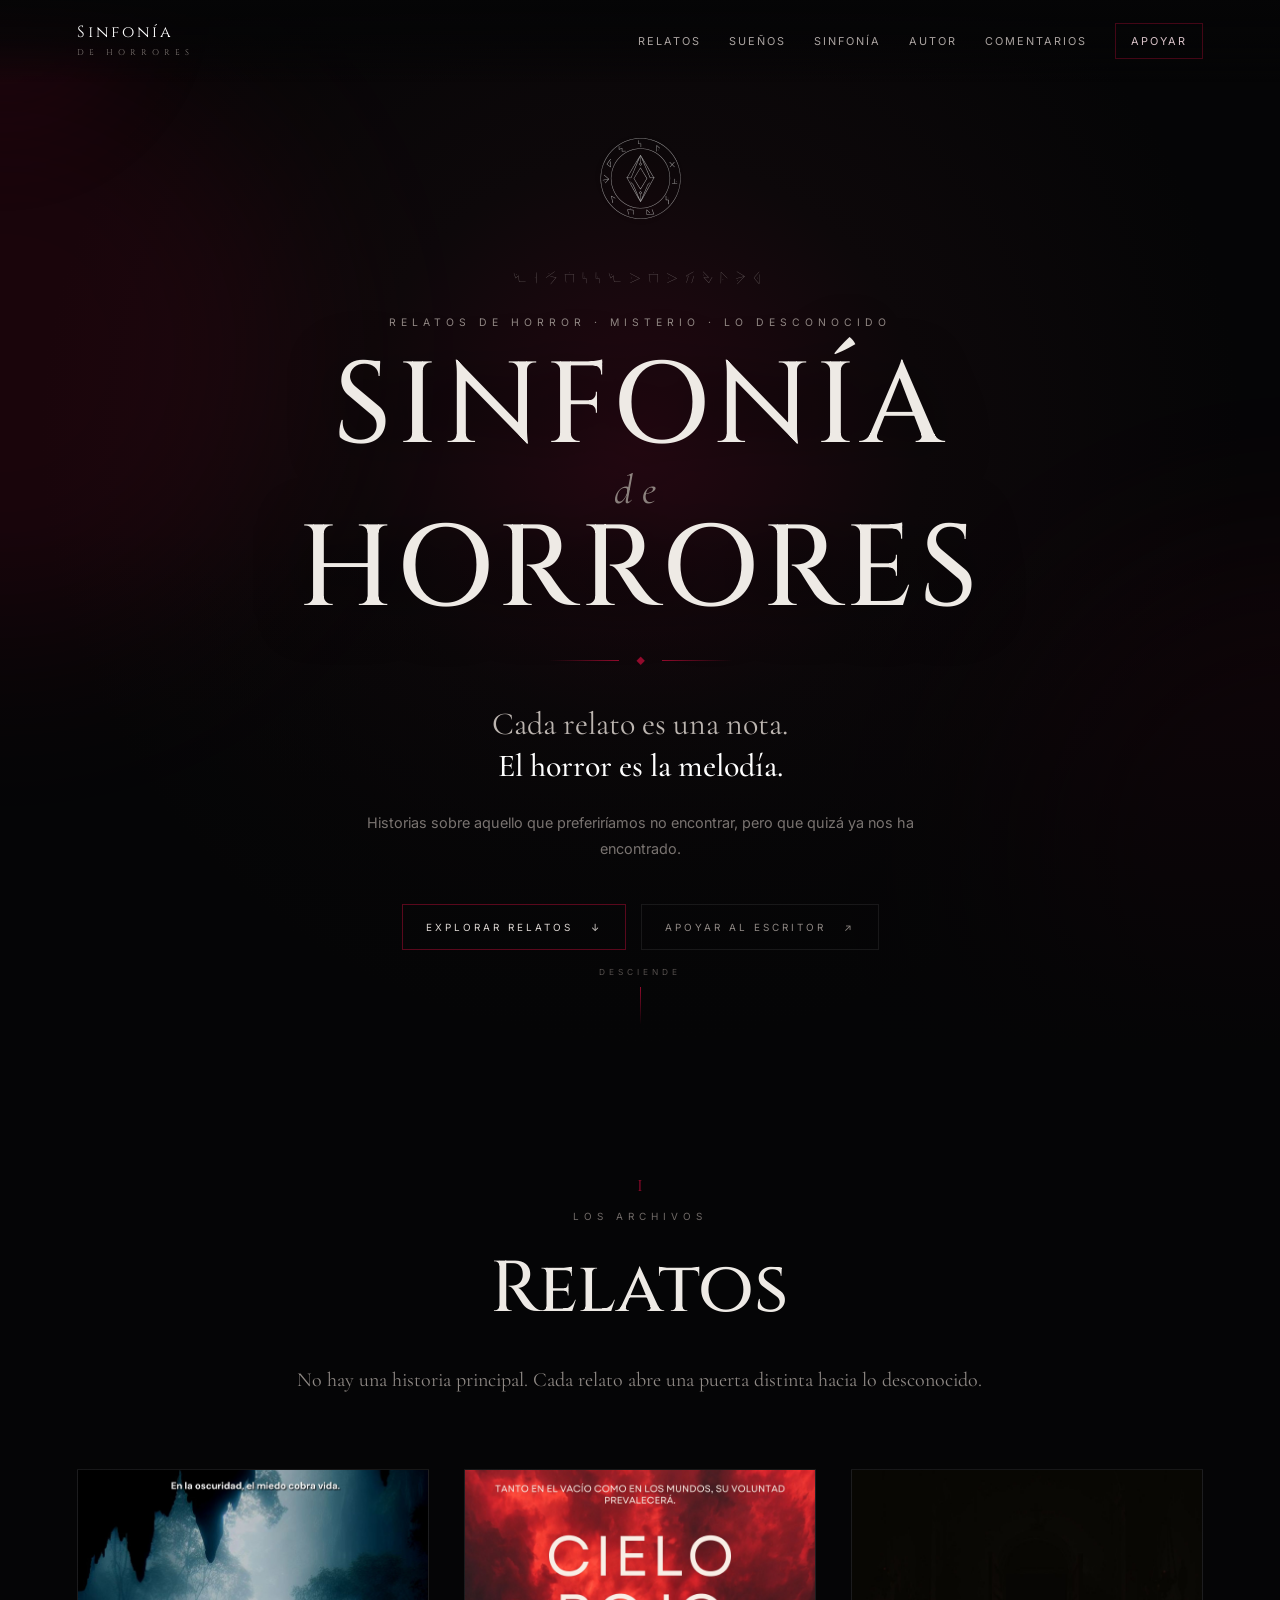
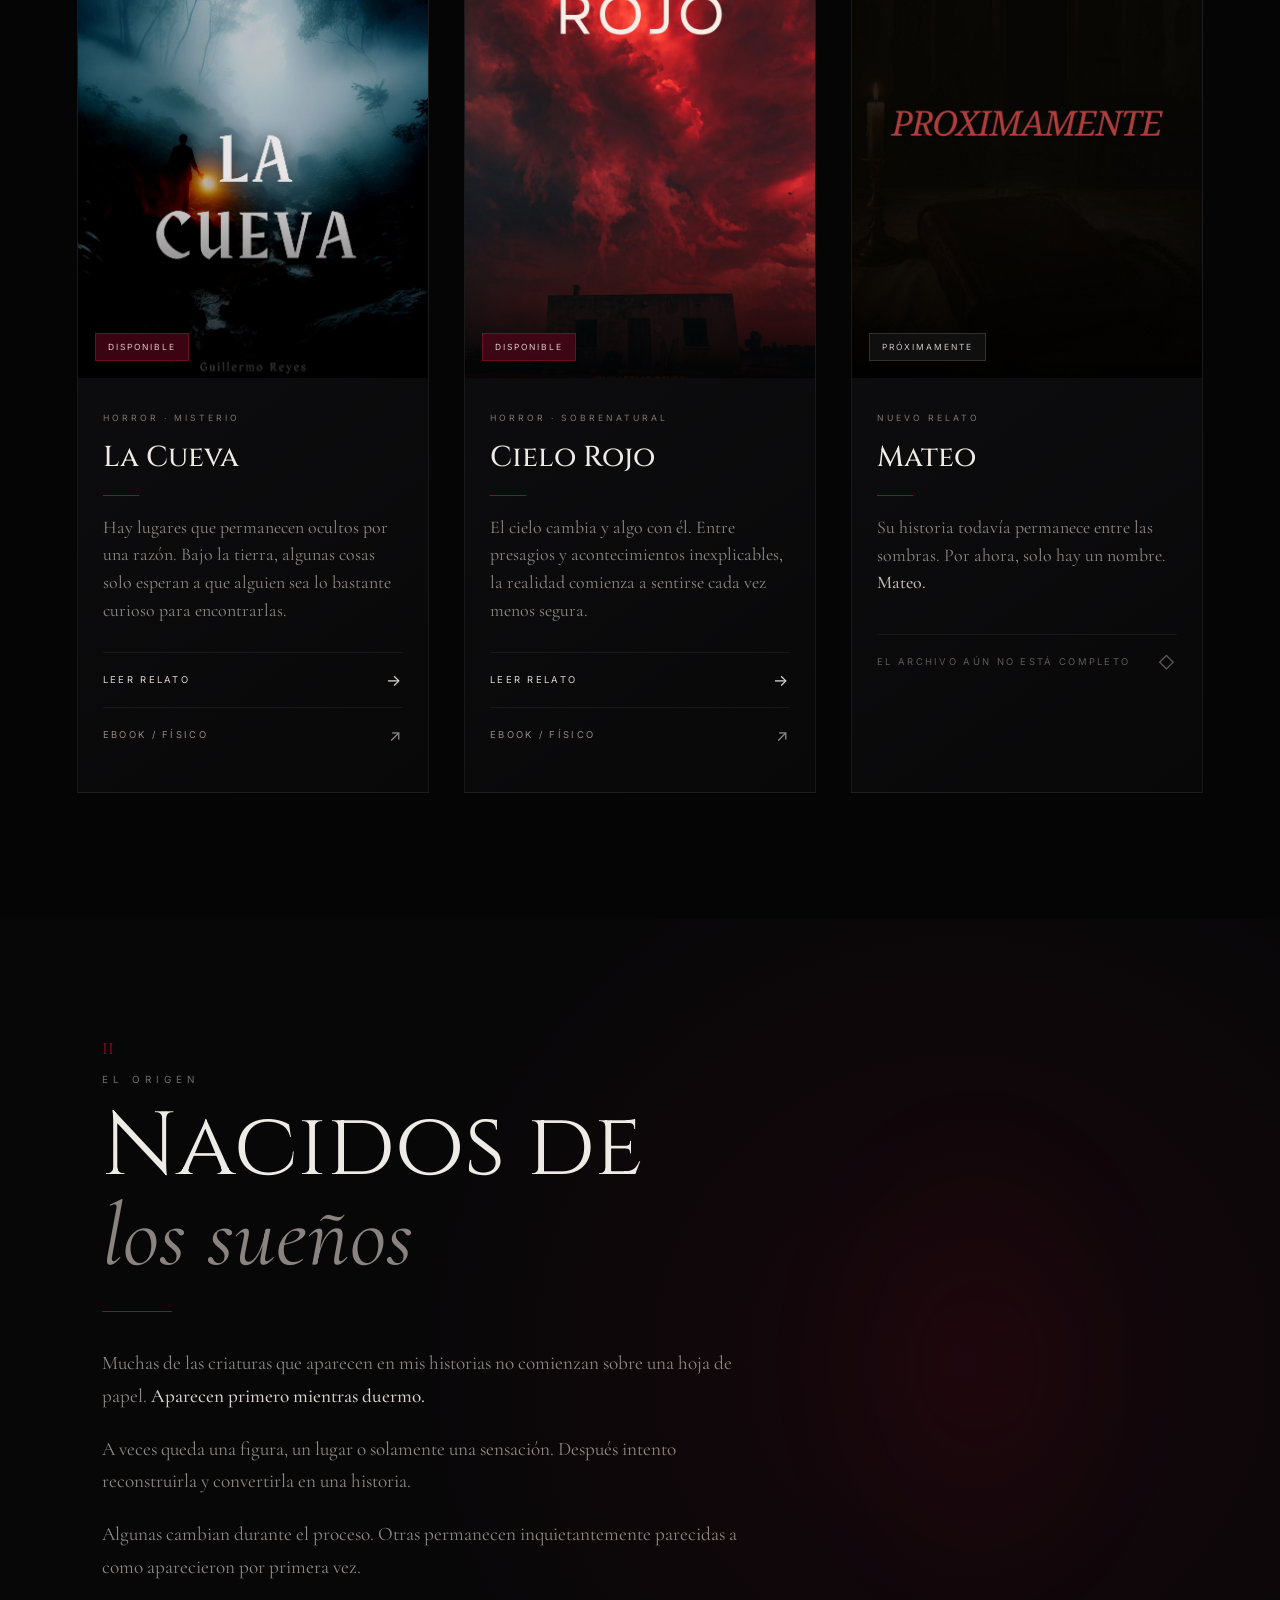
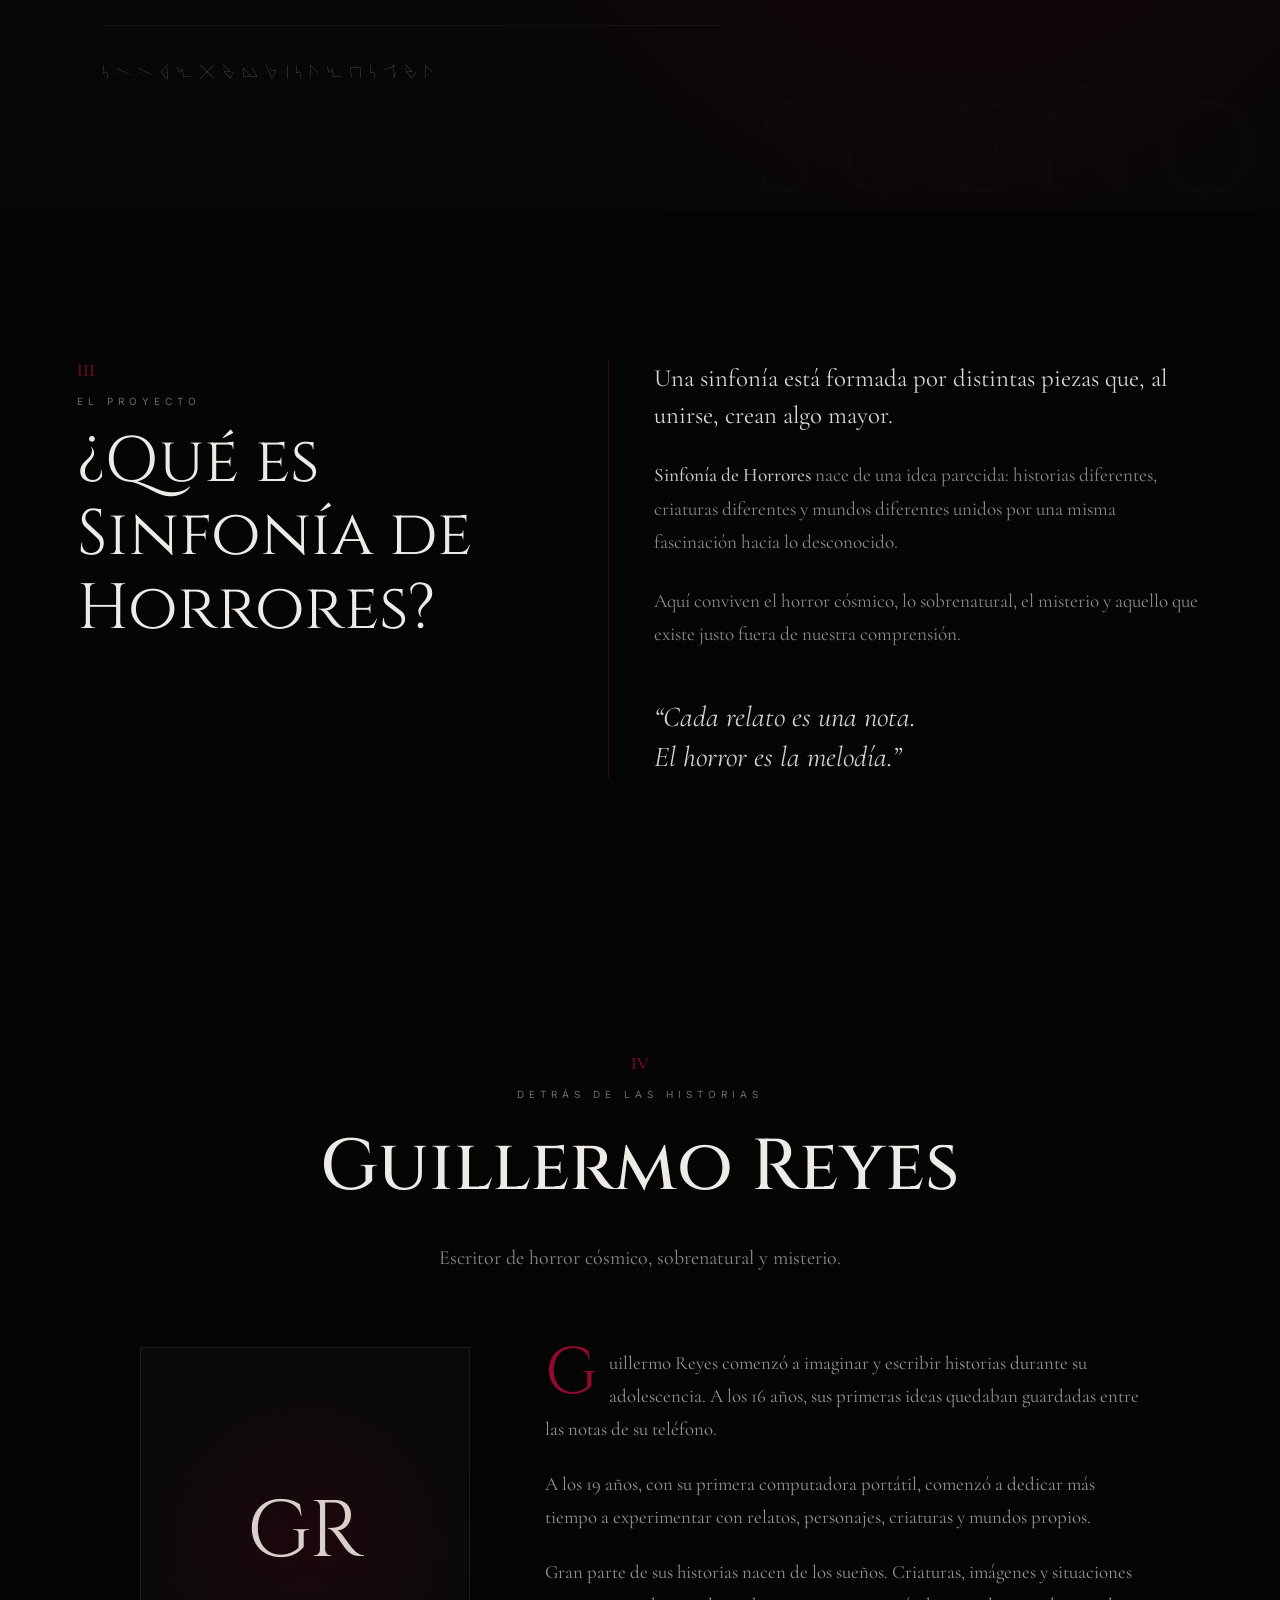
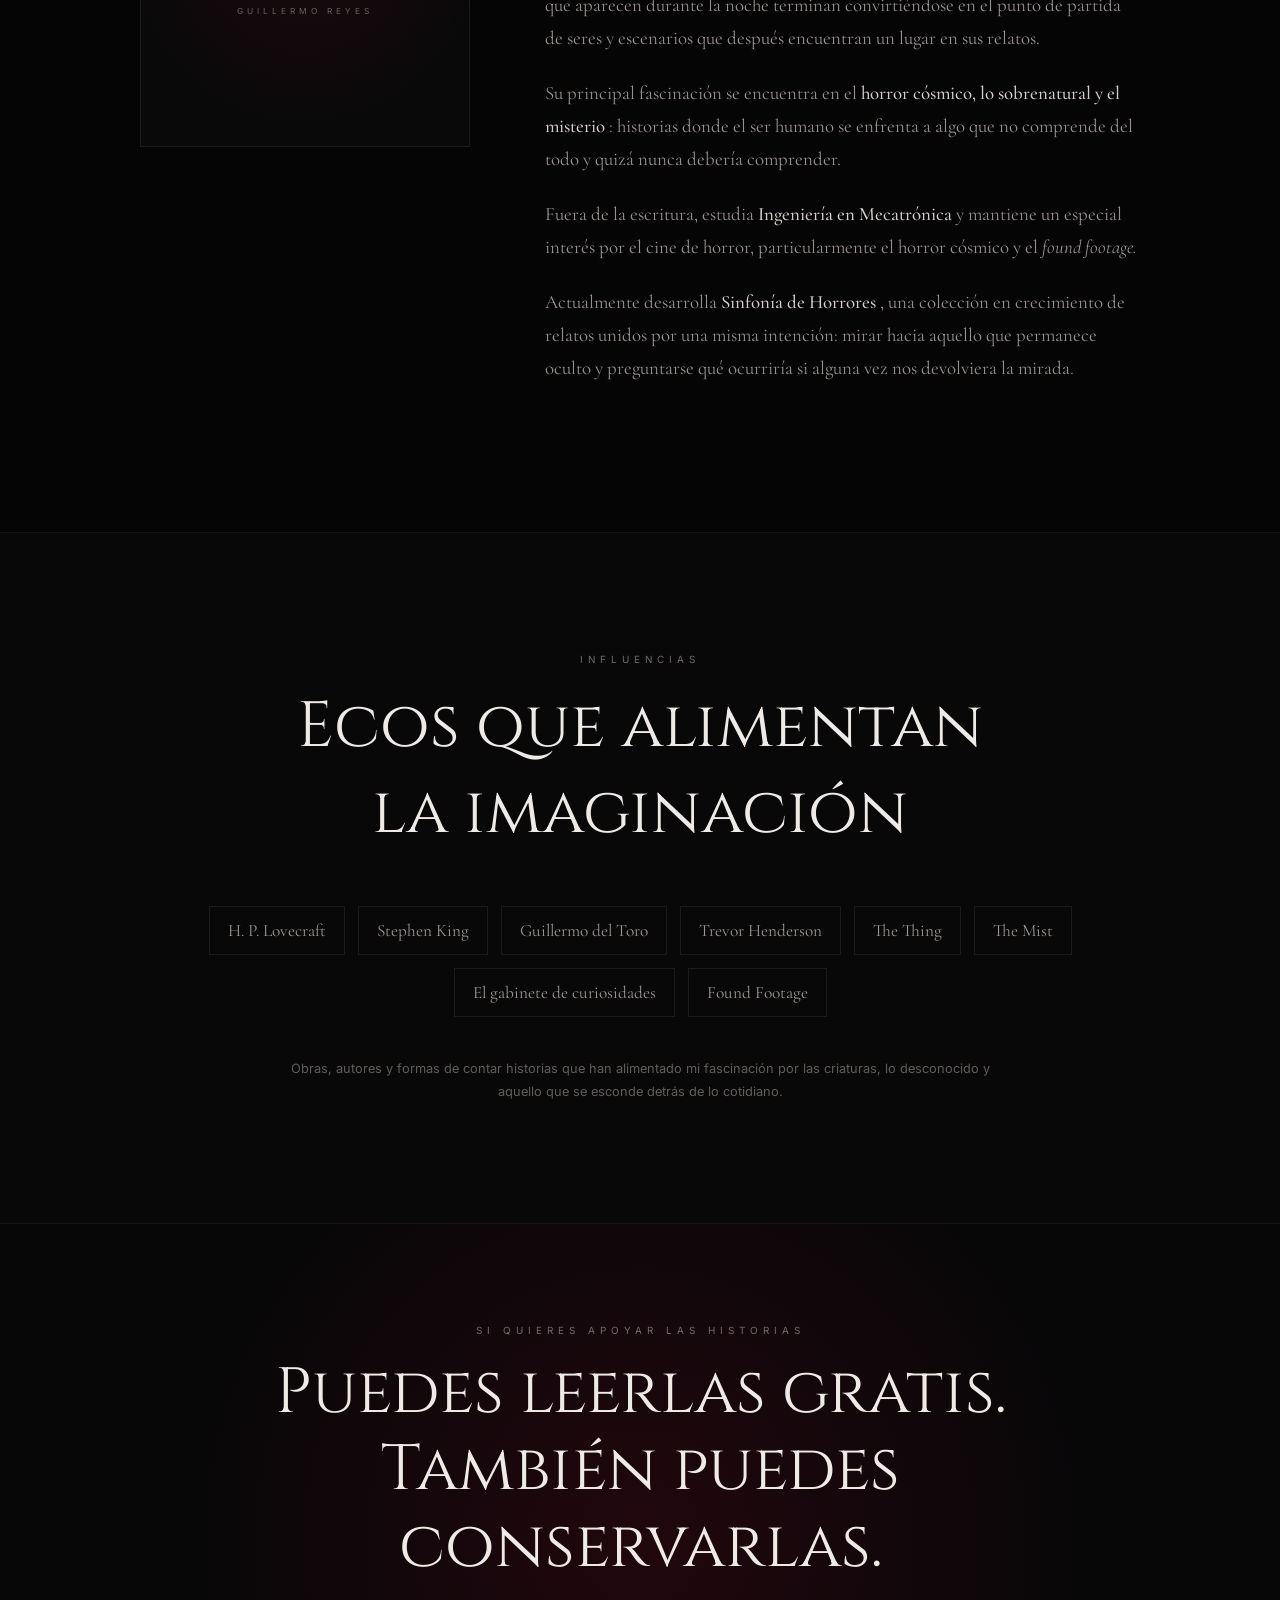
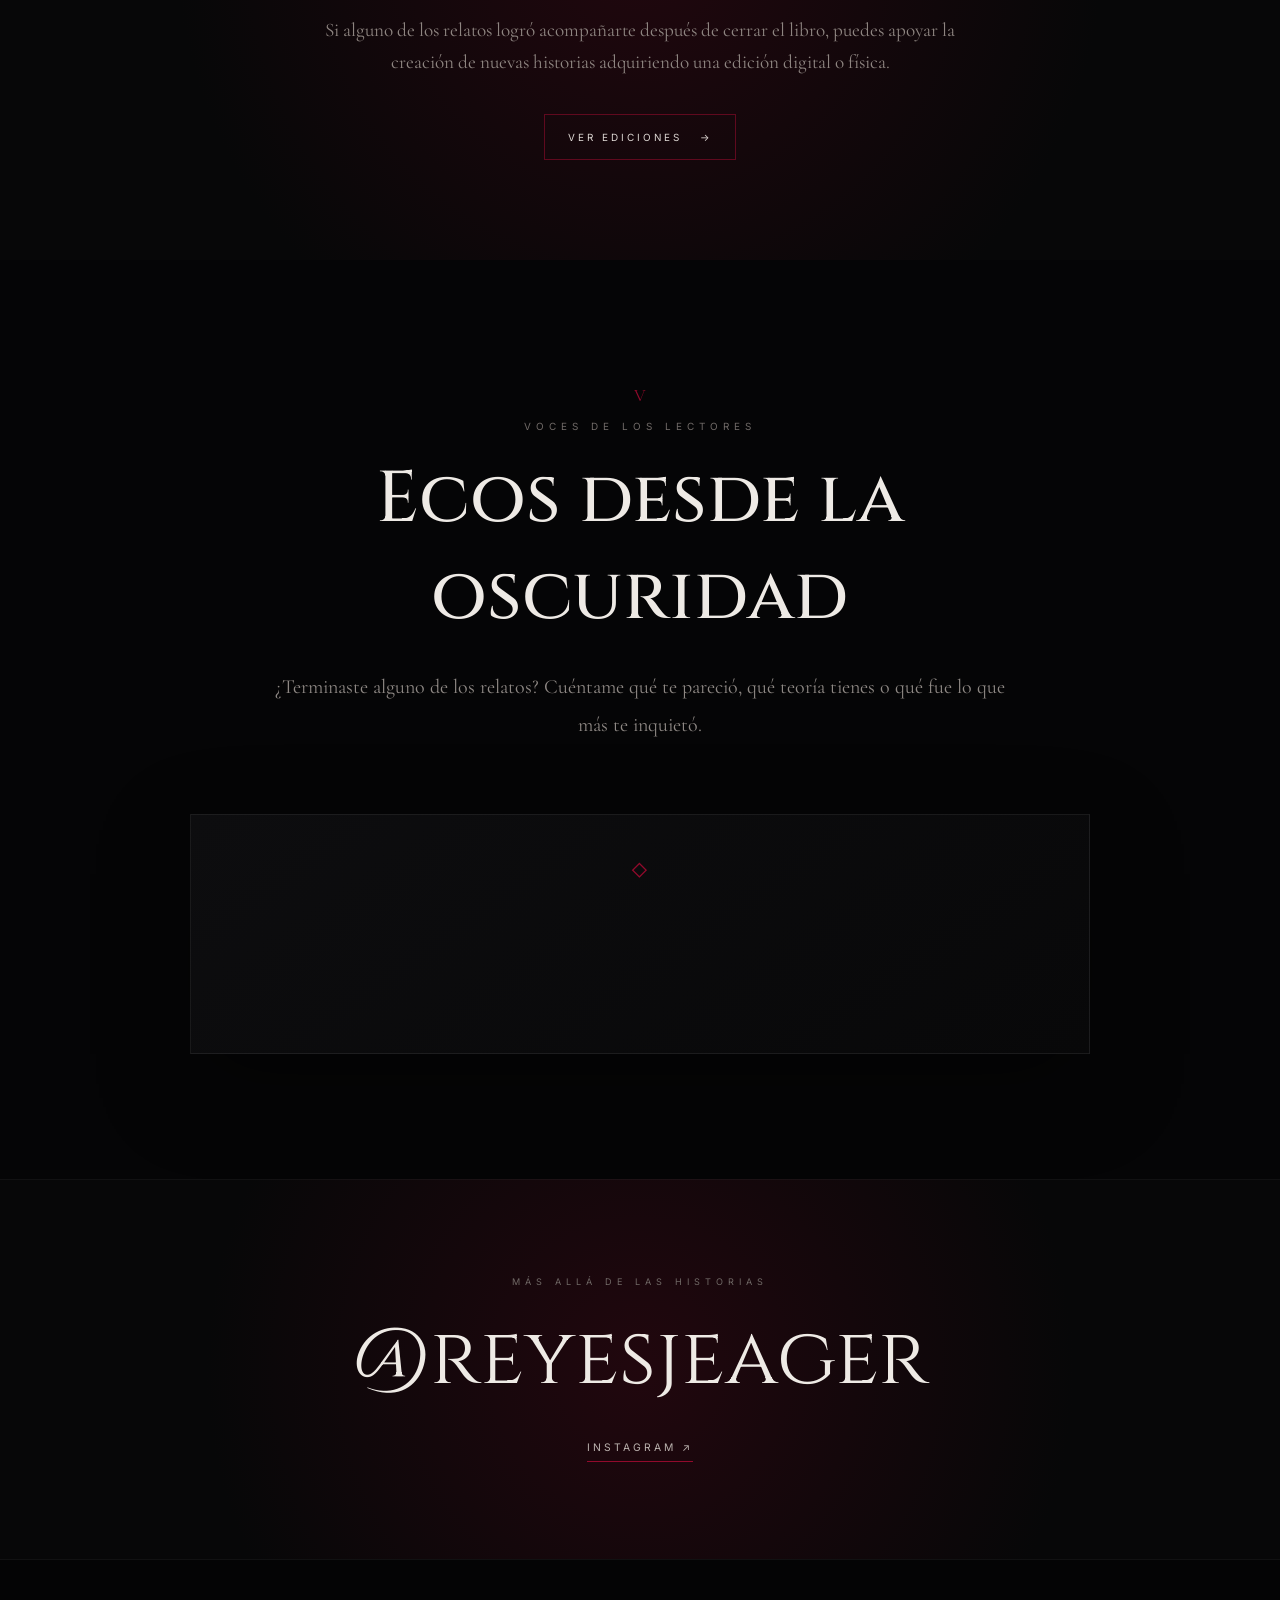
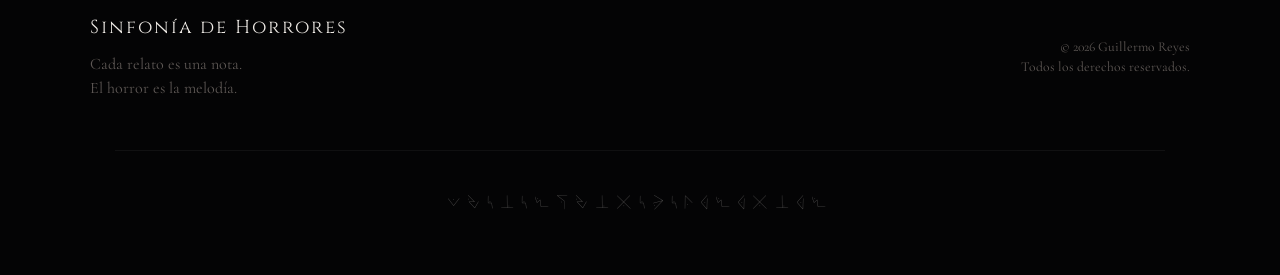
<file: index.html>
<!DOCTYPE html>
<html lang="es">

<head>
    <meta charset="UTF-8">

    <meta name="viewport"
          content="width=device-width, initial-scale=1.0">

    <!-- MODO DE EDICIÓN: evita que el navegador conserve una versión vieja -->
    <meta http-equiv="Cache-Control" content="no-cache, no-store, must-revalidate">
    <meta http-equiv="Pragma" content="no-cache">
    <meta http-equiv="Expires" content="0">

    <title>Sinfonía de Horrores | Guillermo Reyes</title>

    <meta name="description"
          content="Sinfonía de Horrores. Relatos de horror cósmico, sobrenatural y misterio escritos por Guillermo Reyes.">

    <link rel="preconnect"
          href="https://fonts.googleapis.com">

    <link rel="preconnect"
          href="https://fonts.gstatic.com"
          crossorigin>

    <link
        href="https://fonts.googleapis.com/css2?family=Cinzel:wght@400;500;600;700&family=Cormorant+Garamond:ital,wght@0,400;0,500;0,600;1,400;1,500&family=Inter:wght@300;400;500;600&display=swap"
        rel="stylesheet">

    <!-- CSS siempre actualizado mientras editas la página -->
    <script>
        window.SINFONIA_VERSION = Date.now();
        document.write(
            '<link rel="stylesheet" href="style.css?v=' +
            window.SINFONIA_VERSION +
            '">'
        );
    </script>
</head>


<body>

    <div class="cursor-luz"
         id="cursorLuz"></div>


    <!-- ============================= -->
    <!-- NAVEGACIÓN -->
    <!-- ============================= -->

    <header class="navbar">

        <a href="#inicio"
           class="logo">

            <span>Sinfonía</span>

            <small>
                DE HORRORES
            </small>

        </a>


        <nav id="menu">

            <a href="#relatos">
                Relatos
            </a>

            <a href="#suenos">
                Sueños
            </a>

            <a href="#sinfonia">
                Sinfonía
            </a>

            <a href="#autor">
                Autor
            </a>

            <a href="#comentarios">
                Comentarios
            </a>

            <a href="apoyar.html"
               class="nav-apoyar">
                Apoyar
            </a>

        </nav>


        <button class="menu-movil"
                id="menuMovil"
                aria-label="Abrir menú">

            ☰

        </button>

    </header>

    <!-- ============================= -->
<!-- PORTADA PRINCIPAL -->
<!-- ============================= -->

<section class="hero" id="inicio">

    <div class="halo halo-1"></div>
    <div class="halo halo-2"></div>


    <div class="hero-contenido">


        <div class="simbolo-principal">

            <img
                src="Simbolo-sin_fondo.png"
                alt="Símbolo de Sinfonía de Horrores">

        </div>


        <!-- MENSAJE RÚNICO I -->
        <div
            class="mensaje-runa runa-portada"
            aria-hidden="true">
        </div>


        <p class="sobrelinea">

            RELATOS DE HORROR · MISTERIO · LO DESCONOCIDO

        </p>


        <h1>

            <span>
                Sinfonía
            </span>

            <span class="de">
                de
            </span>

            <span>
                Horrores
            </span>

        </h1>


        <div class="ornamento">

            <span></span>

            <b>◆</b>

            <span></span>

        </div>


        <p class="lema">

            Cada relato es una nota.

            <br>

            <strong>
                El horror es la melodía.
            </strong>

        </p>


        <p class="intro">

            Historias sobre aquello que preferiríamos no encontrar,
            pero que quizá ya nos ha encontrado.

        </p>


        <div class="hero-botones">

            <a
                href="#relatos"
                class="boton-principal">

                EXPLORAR RELATOS

                <span>↓</span>

            </a>


            <a
                href="apoyar.html"
                class="boton-secundario">

                APOYAR AL ESCRITOR

                <span>↗</span>

            </a>

        </div>

    </div>


    <div class="scroll-indicador">

        <span>
            DESCIENDE
        </span>

        <div></div>

    </div>

</section>


    <main>

        <!-- ============================= -->
        <!-- RELATOS -->
        <!-- ============================= -->

        <section class="seccion relatos"
                 id="relatos">

            <div class="encabezado-seccion">

                <span class="numero">
                    I
                </span>

                <p class="mini-titulo">
                    LOS ARCHIVOS
                </p>

                <h2>
                    Relatos
                </h2>

                <p>
                    No hay una historia principal.
                    Cada relato abre una puerta distinta
                    hacia lo desconocido.
                </p>

            </div>


            <div class="grid-relatos">


                <!-- LA CUEVA -->

                <article class="libro">

                    <div class="portada-contenedor">

                        <img
                            src="La Cueva.jpg"
                            alt="Portada del relato La Cueva"
                            class="portada">

                        <div class="portada-oscuridad"></div>

                        <span class="estado disponible">
                            DISPONIBLE
                        </span>

                    </div>


                    <div class="libro-contenido">

                        <span class="genero">
                            HORROR · MISTERIO
                        </span>

                        <h3>
                            La Cueva
                        </h3>

                        <div class="separador"></div>

                        <p>
                            Hay lugares que permanecen ocultos por una razón.
                            Bajo la tierra, algunas cosas solo esperan a que
                            alguien sea lo bastante curioso para encontrarlas.
                        </p>


                        <div class="acciones-relato">

                            <a
                                href="https://online.fliphtml5.com/orgcw/La-Cueva---Guillermo-Reyes/"
                                target="_blank"
                                rel="noopener noreferrer"
                                class="leer">

                                LEER RELATO
                                <span>→</span>

                            </a>


                            <a
                                href="apoyar.html#la-cueva"
                                class="leer apoyar-link">

                                EBOOK / FÍSICO
                                <span>↗</span>

                            </a>

                        </div>

                    </div>

                </article>


                <!-- CIELO ROJO -->

                <article class="libro">

                    <div class="portada-contenedor">

                        <img
                            src="Cielo Rojo.jpg"
                            alt="Portada del relato Cielo Rojo"
                            class="portada">

                        <div class="portada-oscuridad"></div>

                        <span class="estado disponible">
                            DISPONIBLE
                        </span>

                    </div>


                    <div class="libro-contenido">

                        <span class="genero">
                            HORROR · SOBRENATURAL
                        </span>

                        <h3>
                            Cielo Rojo
                        </h3>

                        <div class="separador"></div>

                        <p>
                            El cielo cambia y algo con él.
                            Entre presagios y acontecimientos inexplicables,
                            la realidad comienza a sentirse cada vez menos segura.
                        </p>


                        <div class="acciones-relato">

                            <a
                                href="https://online.fliphtml5.com/orgcw/Cielo-Rojo---Guillermo-Reyes/"
                                target="_blank"
                                rel="noopener noreferrer"
                                class="leer">

                                LEER RELATO
                                <span>→</span>

                            </a>


                            <a
                                href="apoyar.html#cielo-rojo"
                                class="leer apoyar-link">

                                EBOOK / FÍSICO
                                <span>↗</span>

                            </a>

                        </div>

                    </div>

                </article>


                <!-- MATEO -->

                <article class="libro">

                    <div class="portada-contenedor">

                        <img
                            src="Mateo.jpg"
                            alt="Portada del próximo relato Mateo"
                            class="portada">

                        <div class="portada-oscuridad"></div>

                        <span class="estado proximamente">
                            PRÓXIMAMENTE
                        </span>

                    </div>


                    <div class="libro-contenido">

                        <span class="genero">
                            NUEVO RELATO
                        </span>

                        <h3>
                            Mateo
                        </h3>

                        <div class="separador"></div>

                        <p>
                            Su historia todavía permanece entre las sombras.
                            Por ahora, solo hay un nombre.

                            <strong>
                                Mateo.
                            </strong>
                        </p>


                        <span class="leer bloqueado">

                            EL ARCHIVO AÚN NO ESTÁ COMPLETO

                            <span>
                                ◇
                            </span>

                        </span>

                    </div>

                </article>

            </div>

        </section>

    <!-- ============================= -->
<!-- SUEÑOS -->
<!-- ============================= -->

<section class="suenos" id="suenos">

    <div class="suenos-fondo"></div>


    <div class="suenos-contenido">

        <span class="numero">
            II
        </span>


        <p class="mini-titulo">
            EL ORIGEN
        </p>


        <h2>

            Nacidos de

            <br>

            <em>
                los sueños
            </em>

        </h2>


        <div class="linea-roja"></div>


        <p>

            Muchas de las criaturas que aparecen en mis historias
            no comienzan sobre una hoja de papel.

            <strong>
                Aparecen primero mientras duermo.
            </strong>

        </p>


        <p>

            A veces queda una figura, un lugar
            o solamente una sensación.
            Después intento reconstruirla
            y convertirla en una historia.

        </p>


        <p>

            Algunas cambian durante el proceso.
            Otras permanecen inquietantemente parecidas
            a como aparecieron por primera vez.

        </p>


        <!-- MENSAJE RÚNICO II -->

        <div
            class="mensaje-runa runa-suenos"
            aria-hidden="true">
        </div>


    </div>


    <div class="frase-gigante">
        SUEÑOS
    </div>

</section>



    

        <!-- ============================= -->
        <!-- SINFONÍA -->
        <!-- ============================= -->

        <section class="seccion sinfonia"
                 id="sinfonia">

            <div class="sinfonia-grid">


                <div class="sinfonia-titulo">

                    <span class="numero">
                        III
                    </span>

                    <p class="mini-titulo">
                        EL PROYECTO
                    </p>


                    <h2>

                        ¿Qué es

                        <br>

                        Sinfonía de

                        <br>

                        Horrores?

                    </h2>

                </div>


                <div class="sinfonia-texto">

                    <p class="destacado">

                        Una sinfonía está formada por distintas piezas
                        que, al unirse, crean algo mayor.

                    </p>


                    <p>

                        <strong>
                            Sinfonía de Horrores
                        </strong>

                        nace de una idea parecida:
                        historias diferentes, criaturas diferentes
                        y mundos diferentes unidos por una misma
                        fascinación hacia lo desconocido.

                    </p>


                    <p>
                        Aquí conviven el horror cósmico,
                        lo sobrenatural, el misterio
                        y aquello que existe justo fuera
                        de nuestra comprensión.
                    </p>


                    <blockquote>

                        “Cada relato es una nota.

                        <br>

                        El horror es la melodía.”

                    </blockquote>

                </div>

            </div>

        </section>


        <!-- ============================= -->
        <!-- AUTOR -->
        <!-- ============================= -->

        <section class="seccion autor"
                 id="autor">

            <div class="encabezado-seccion">

                <span class="numero">
                    IV
                </span>

                <p class="mini-titulo">
                    DETRÁS DE LAS HISTORIAS
                </p>

                <h2>
                    Guillermo Reyes
                </h2>

                <p>
                    Escritor de horror cósmico,
                    sobrenatural y misterio.
                </p>

            </div>


            <div class="autor-contenido">


                <div class="autor-monograma">

                    <span>
                        GR
                    </span>

                    <small>
                        GUILLERMO REYES
                    </small>

                </div>


                <div class="biografia">

                    <p>
                        Guillermo Reyes comenzó a imaginar y escribir historias
                        durante su adolescencia. A los 16 años,
                        sus primeras ideas quedaban guardadas
                        entre las notas de su teléfono.
                    </p>


                    <p>
                        A los 19 años, con su primera computadora portátil,
                        comenzó a dedicar más tiempo a experimentar
                        con relatos, personajes, criaturas y mundos propios.
                    </p>


                    <p>
                        Gran parte de sus historias nacen de los sueños.
                        Criaturas, imágenes y situaciones que aparecen durante
                        la noche terminan convirtiéndose en el punto de partida
                        de seres y escenarios que después encuentran
                        un lugar en sus relatos.
                    </p>


                    <p>
                        Su principal fascinación se encuentra en el

                        <strong>
                            horror cósmico, lo sobrenatural y el misterio
                        </strong>:

                        historias donde el ser humano se enfrenta
                        a algo que no comprende del todo
                        y quizá nunca debería comprender.
                    </p>


                    <p>
                        Fuera de la escritura, estudia

                        <strong>
                            Ingeniería en Mecatrónica
                        </strong>

                        y mantiene un especial interés por el cine de horror,
                        particularmente el horror cósmico
                        y el

                        <em>
                            found footage.
                        </em>
                    </p>


                    <p>
                        Actualmente desarrolla

                        <strong>
                            Sinfonía de Horrores
                        </strong>,

                        una colección en crecimiento de relatos
                        unidos por una misma intención:
                        mirar hacia aquello que permanece oculto
                        y preguntarse qué ocurriría
                        si alguna vez nos devolviera la mirada.
                    </p>

                </div>

            </div>

        </section>


        <!-- ============================= -->
        <!-- INFLUENCIAS -->
        <!-- ============================= -->

        <section class="influencias">

            <div class="influencias-contenido">

                <p class="mini-titulo">
                    INFLUENCIAS
                </p>


                <h2>
                    Ecos que alimentan

                    <br>

                    la imaginación
                </h2>


                <div class="nombres">

                    <span>
                        H. P. Lovecraft
                    </span>

                    <span>
                        Stephen King
                    </span>

                    <span>
                        Guillermo del Toro
                    </span>

                    <span>
                        Trevor Henderson
                    </span>

                    <span>
                        The Thing
                    </span>

                    <span>
                        The Mist
                    </span>

                    <span>
                        El gabinete de curiosidades
                    </span>

                    <span>
                        Found Footage
                    </span>

                </div>


                <p class="nota-influencias">

                    Obras, autores y formas de contar historias
                    que han alimentado mi fascinación
                    por las criaturas, lo desconocido
                    y aquello que se esconde detrás de lo cotidiano.

                </p>

            </div>

        </section>


        <!-- ============================= -->
        <!-- APOYO -->
        <!-- ============================= -->

        <section class="apoyo-banner">

            <div>

                <p class="mini-titulo">
                    SI QUIERES APOYAR LAS HISTORIAS
                </p>


                <h2>

                    Puedes leerlas gratis.

                    <br>

                    También puedes conservarlas.

                </h2>


                <p>
                    Si alguno de los relatos logró acompañarte
                    después de cerrar el libro,
                    puedes apoyar la creación de nuevas historias
                    adquiriendo una edición digital o física.
                </p>


                <a href="apoyar.html"
                   class="boton-principal">

                    VER EDICIONES
                    <span>→</span>

                </a>

            </div>

        </section>


        <!-- ============================= -->
        <!-- COMENTARIOS -->
        <!-- ============================= -->

        <section class="seccion comentarios"
                 id="comentarios">

            <div class="encabezado-seccion">

                <span class="numero">
                    V
                </span>

                <p class="mini-titulo">
                    VOCES DE LOS LECTORES
                </p>


                <h2>
                    Ecos desde la oscuridad
                </h2>


                <p>
                    ¿Terminaste alguno de los relatos?

                    Cuéntame qué te pareció,
                    qué teoría tienes o qué fue
                    lo que más te inquietó.
                </p>

            </div>


            <div class="comentarios-caja">

                <div class="comentarios-icono">
                    ◇
                </div>


                <div id="giscus-container">

                    <script src="https://giscus.app/client.js"
        data-repo="reyesdss/sinfonia-de-horrores"
        data-repo-id="R_kgDOTznSBw"
        data-category="General"
        data-category-id="DIC_kwDOTznSB84DDBzx"
        data-mapping="number"
        data-term="1"
        data-strict="0"
        data-reactions-enabled="1"
        data-emit-metadata="0"
        data-input-position="top"
        data-theme="dark_dimmed"
        data-lang="es"
        crossorigin="anonymous"
        async>
</script>

                </div>

            </div>

        </section>


        <!-- ============================= -->
        <!-- INSTAGRAM -->
        <!-- ============================= -->

        <section class="instagram">

            <p>
                MÁS ALLÁ DE LAS HISTORIAS
            </p>


            <h2>
                @reyesjeager
            </h2>


            <a
                href="https://www.instagram.com/reyesjeager/"
                target="_blank"
                rel="noopener noreferrer">

                INSTAGRAM
                <span>↗</span>

            </a>

        </section>

    </main>


 <!-- ============================= -->
<!-- FOOTER -->
<!-- ============================= -->

<footer>

    <div>

        <h3>
            Sinfonía de Horrores
        </h3>


        <p>

            Cada relato es una nota.

            <br>

            El horror es la melodía.

        </p>

    </div>


    <div class="footer-derecha">

        <p>

            © <span id="year"></span> Guillermo Reyes

        </p>


        <p>
            Todos los derechos reservados.
        </p>

    </div>


    <!-- MENSAJE FINAL -->

    <div
        class="mensaje-runa runa-final"
        aria-hidden="true">
    </div>


</footer>


    <!-- ============================= -->
    <!-- JAVASCRIPT SIEMPRE ACTUALIZADO -->
    <!-- ============================= -->

    <script>
        const scriptPrincipal = document.createElement("script");
        scriptPrincipal.src =
            "script.js?v=" + (window.SINFONIA_VERSION || Date.now());
        document.body.appendChild(scriptPrincipal);
    </script>

</body>

</html>
</file>
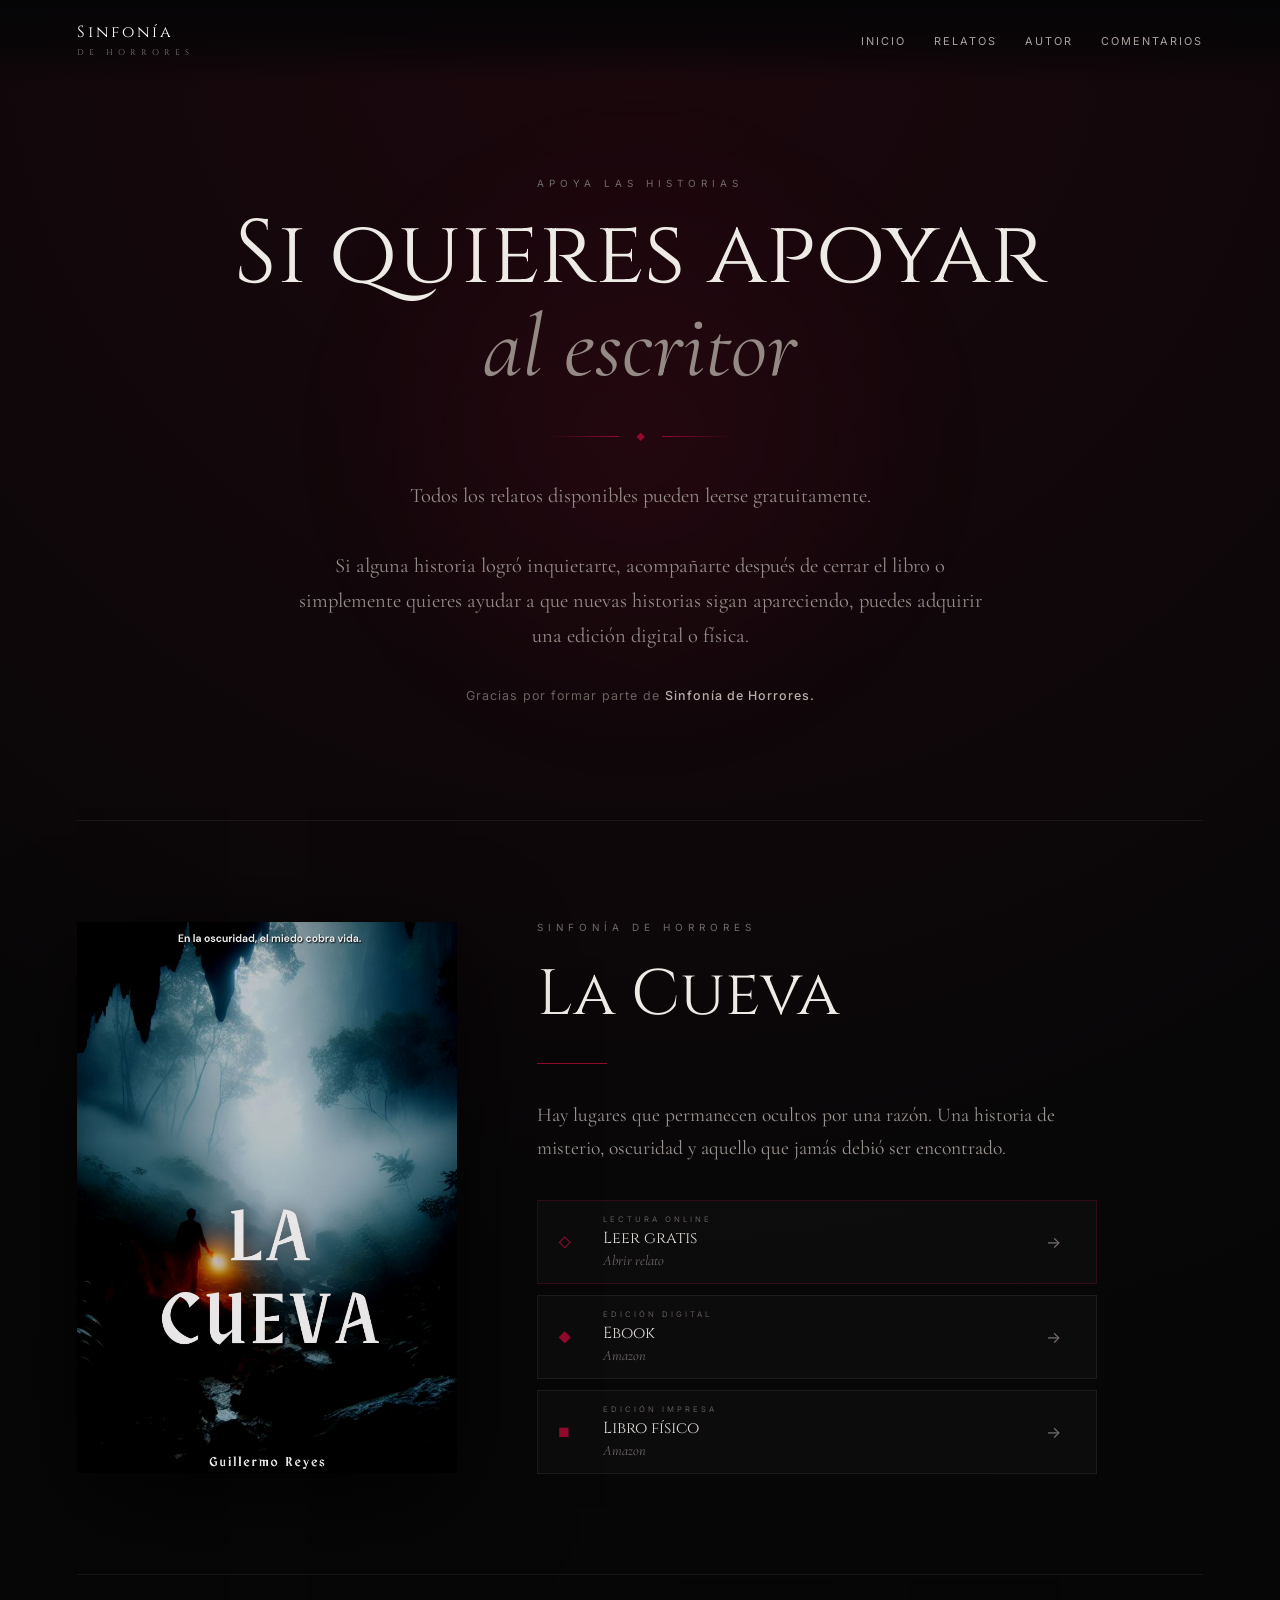
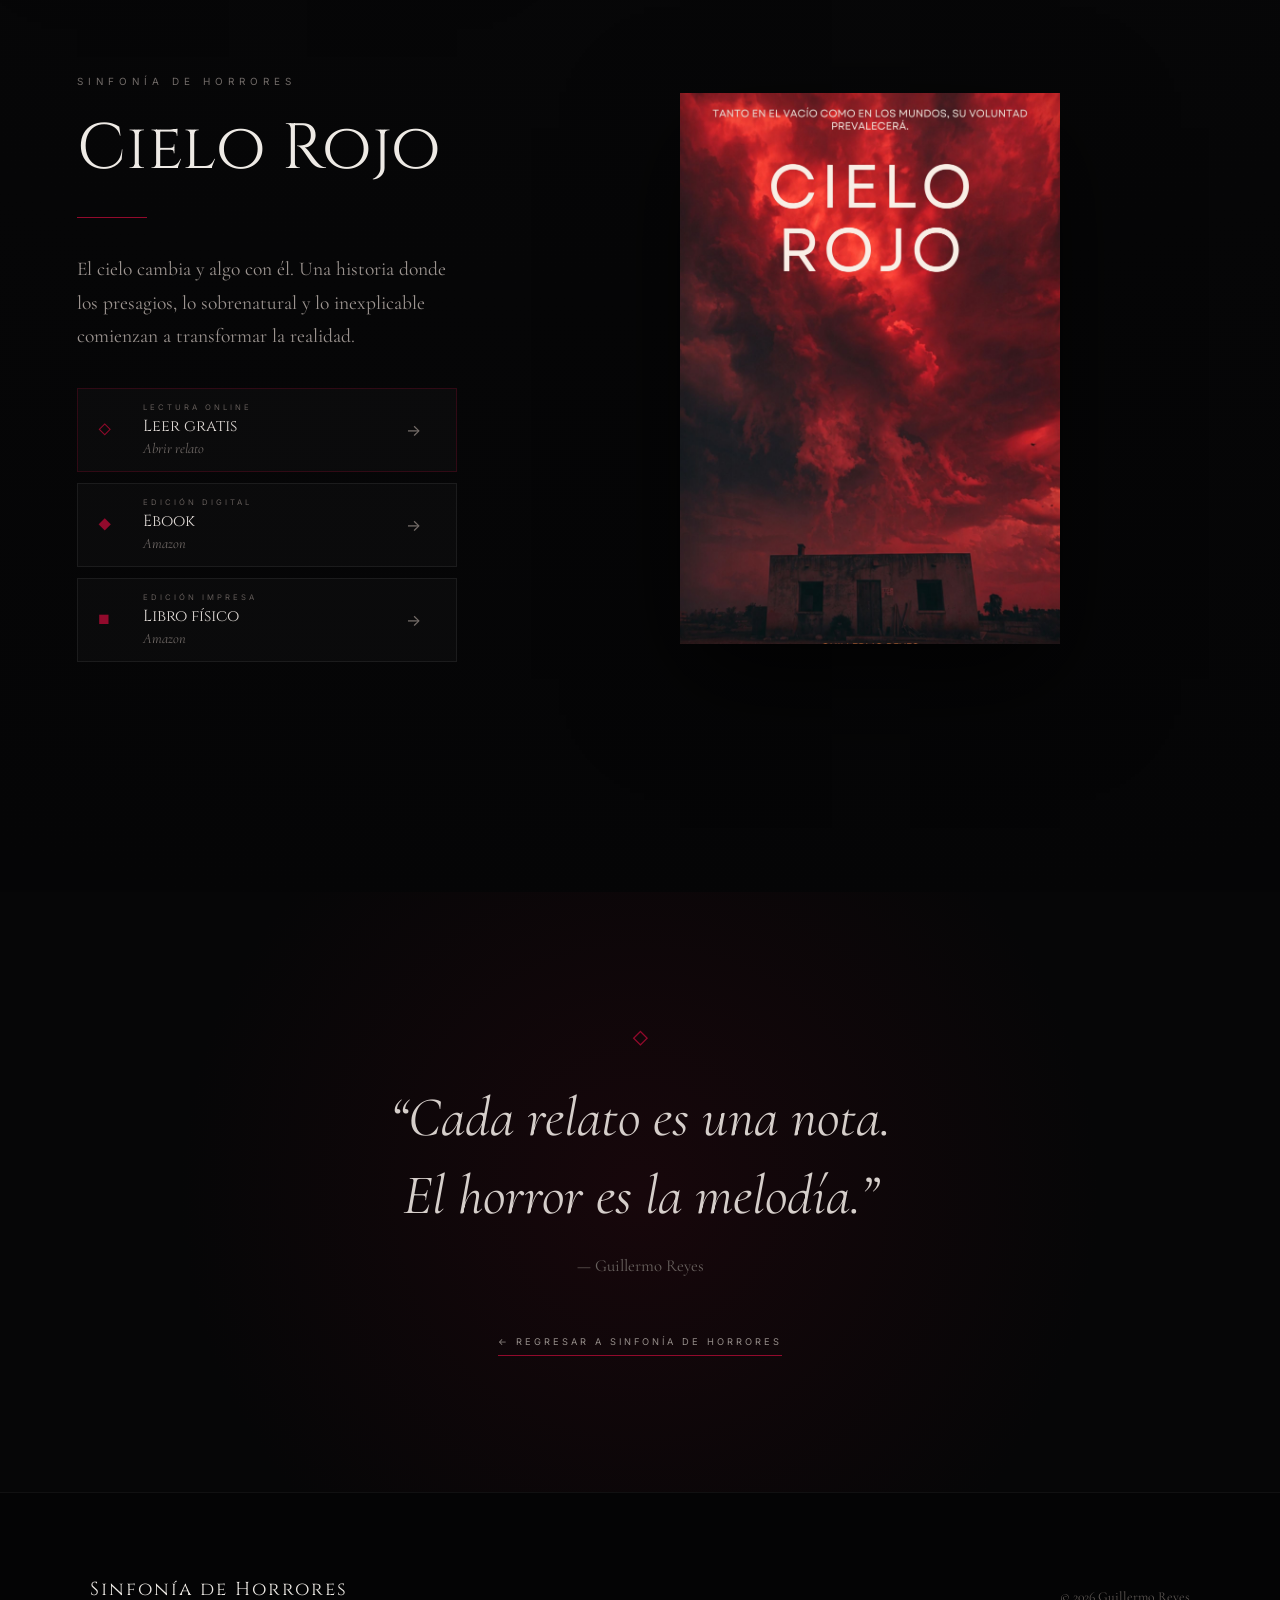
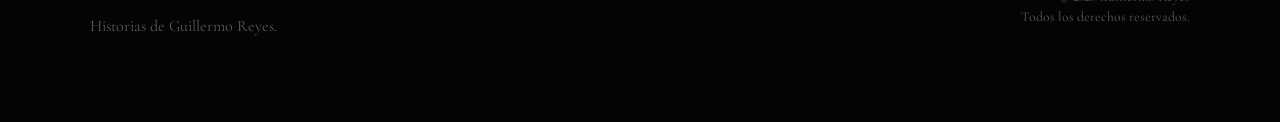
<file: apoyar.html>
<!DOCTYPE html>
<html lang="es">

<head>

    <meta charset="UTF-8">

    <meta name="viewport"
          content="width=device-width, initial-scale=1.0">

    <title>Apoyar al escritor | Sinfonía de Horrores</title>

    <meta name="description"
          content="Lee gratuitamente los relatos de Guillermo Reyes o apoya Sinfonía de Horrores adquiriendo sus ediciones digitales y físicas.">


    <link rel="preconnect"
          href="https://fonts.googleapis.com">

    <link rel="preconnect"
          href="https://fonts.gstatic.com"
          crossorigin>

    <link
        href="https://fonts.googleapis.com/css2?family=Cinzel:wght@400;500;600;700&family=Cormorant+Garamond:ital,wght@0,400;0,500;0,600;1,400;1,500&family=Inter:wght@300;400;500;600&display=swap"
        rel="stylesheet">


    <link rel="stylesheet"
          href="style.css">

</head>


<body class="pagina-apoyo">


    <header class="navbar">

        <a href="index.html"
           class="logo">

            <span>
                Sinfonía
            </span>

            <small>
                DE HORRORES
            </small>

        </a>


        <nav id="menu">

            <a href="index.html">
                Inicio
            </a>

            <a href="index.html#relatos">
                Relatos
            </a>

            <a href="index.html#autor">
                Autor
            </a>

            <a href="index.html#comentarios">
                Comentarios
            </a>

        </nav>


        <button class="menu-movil"
                id="menuMovil"
                aria-label="Abrir menú">
            ☰
        </button>

    </header>


    <!-- CABECERA -->

    <section class="apoyo-hero">

        <div class="apoyo-halo"></div>


        <div class="apoyo-hero-contenido">

            <p class="mini-titulo">
                APOYA LAS HISTORIAS
            </p>


            <h1>

                Si quieres apoyar

                <br>

                <em>
                    al escritor
                </em>

            </h1>


            <div class="ornamento">

                <span></span>

                <b>
                    ◆
                </b>

                <span></span>

            </div>


            <p class="apoyo-introduccion">

                Todos los relatos disponibles
                pueden leerse gratuitamente.

                <br><br>

                Si alguna historia logró inquietarte,
                acompañarte después de cerrar el libro
                o simplemente quieres ayudar a que nuevas historias
                sigan apareciendo, puedes adquirir
                una edición digital o física.

            </p>


            <p class="apoyo-gracias">

                Gracias por formar parte de

                <strong>
                    Sinfonía de Horrores.
                </strong>

            </p>

        </div>

    </section>


    <main class="apoyo-libros">


        <!-- ============================= -->
        <!-- LA CUEVA -->
        <!-- ============================= -->

        <article class="apoyo-libro"
                 id="la-cueva">


            <div class="apoyo-portada">

                <img
                    src="La Cueva.jpg"
                    alt="Portada de La Cueva">

                <div class="apoyo-portada-sombra"></div>

            </div>


            <div class="apoyo-info">

                <p class="mini-titulo">
                    SINFONÍA DE HORRORES
                </p>


                <h2>
                    La Cueva
                </h2>


                <div class="linea-roja"></div>


                <p class="apoyo-descripcion">

                    Hay lugares que permanecen ocultos por una razón.

                    Una historia de misterio,
                    oscuridad y aquello que jamás debió ser encontrado.

                </p>


                <div class="formatos">


                    <!-- LEER GRATIS -->

                    <a
                        href="https://online.fliphtml5.com/orgcw/La-Cueva---Guillermo-Reyes/"
                        target="_blank"
                        rel="noopener noreferrer"
                        class="formato formato-gratis">

                        <span class="formato-icono">
                            ◇
                        </span>


                        <span>

                            <small>
                                LECTURA ONLINE
                            </small>

                            <strong>
                                Leer gratis
                            </strong>

                            <em>
                                Abrir relato
                            </em>

                        </span>


                        <b>
                            →
                        </b>

                    </a>


                    <!-- EBOOK -->

                    <a
                        href="https://www.amazon.com.mx/dp/B0HDL6C37R"
                        target="_blank"
                        rel="noopener noreferrer"
                        class="formato">

                        <span class="formato-icono">
                            ◆
                        </span>


                        <span>

                            <small>
                                EDICIÓN DIGITAL
                            </small>

                            <strong>
                                Ebook
                            </strong>

                            <em>
                                Amazon
                            </em>

                        </span>


                        <b>
                            →
                        </b>

                    </a>


                    <!-- LIBRO FÍSICO -->

                    <a
                        href="https://www.amazon.com/dp/B0HDL6C37R"
                        target="_blank"
                        rel="noopener noreferrer"
                        class="formato">

                        <span class="formato-icono">
                            ■
                        </span>


                        <span>

                            <small>
                                EDICIÓN IMPRESA
                            </small>

                            <strong>
                                Libro físico
                            </strong>

                            <em>
                                Amazon
                            </em>

                        </span>


                        <b>
                            →
                        </b>

                    </a>

                </div>

            </div>

        </article>


        <!-- ============================= -->
        <!-- CIELO ROJO -->
        <!-- ============================= -->

        <article class="apoyo-libro apoyo-invertido"
                 id="cielo-rojo">


            <div class="apoyo-portada">

                <img
                    src="Cielo Rojo.jpg"
                    alt="Portada de Cielo Rojo">

                <div class="apoyo-portada-sombra"></div>

            </div>


            <div class="apoyo-info">

                <p class="mini-titulo">
                    SINFONÍA DE HORRORES
                </p>


                <h2>
                    Cielo Rojo
                </h2>


                <div class="linea-roja"></div>


                <p class="apoyo-descripcion">

                    El cielo cambia y algo con él.

                    Una historia donde los presagios,
                    lo sobrenatural y lo inexplicable
                    comienzan a transformar la realidad.

                </p>


                <div class="formatos">


                    <!-- LEER GRATIS -->

                    <a
                        href="https://online.fliphtml5.com/orgcw/Cielo-Rojo---Guillermo-Reyes/"
                        target="_blank"
                        rel="noopener noreferrer"
                        class="formato formato-gratis">

                        <span class="formato-icono">
                            ◇
                        </span>


                        <span>

                            <small>
                                LECTURA ONLINE
                            </small>

                            <strong>
                                Leer gratis
                            </strong>

                            <em>
                                Abrir relato
                            </em>

                        </span>


                        <b>
                            →
                        </b>

                    </a>


                    <!-- EBOOK -->

                    <a
                        href="https://www.amazon.com.mx/dp/B0HD7LSZTJ"
                        target="_blank"
                        rel="noopener noreferrer"
                        class="formato">

                        <span class="formato-icono">
                            ◆
                        </span>


                        <span>

                            <small>
                                EDICIÓN DIGITAL
                            </small>

                            <strong>
                                Ebook
                            </strong>

                            <em>
                                Amazon
                            </em>

                        </span>


                        <b>
                            →
                        </b>

                    </a>


                    <!-- LIBRO FÍSICO -->

                    <a
                        href="https://www.amazon.com/dp/B0HD7LSZTJ"
                        target="_blank"
                        rel="noopener noreferrer"
                        class="formato">

                        <span class="formato-icono">
                            ■
                        </span>


                        <span>

                            <small>
                                EDICIÓN IMPRESA
                            </small>

                            <strong>
                                Libro físico
                            </strong>

                            <em>
                                Amazon
                            </em>

                        </span>


                        <b>
                            →
                        </b>

                    </a>

                </div>

            </div>

        </article>

    </main>


    <!-- CIERRE -->

    <section class="apoyo-cierre">

        <span>
            ◇
        </span>


        <blockquote>

            “Cada relato es una nota.

            <br>

            El horror es la melodía.”

        </blockquote>


        <p>
            — Guillermo Reyes
        </p>


        <a href="index.html"
           class="volver">

            ← REGRESAR A SINFONÍA DE HORRORES

        </a>

    </section>


    <footer>

        <div>

            <h3>
                Sinfonía de Horrores
            </h3>

            <p>
                Historias de Guillermo Reyes.
            </p>

        </div>


        <div class="footer-derecha">

            <p>
                © <span id="year"></span> Guillermo Reyes
            </p>

            <p>
                Todos los derechos reservados.
            </p>

        </div>

    </footer>


    <script src="script.js"></script>

</body>

</html>
</file>
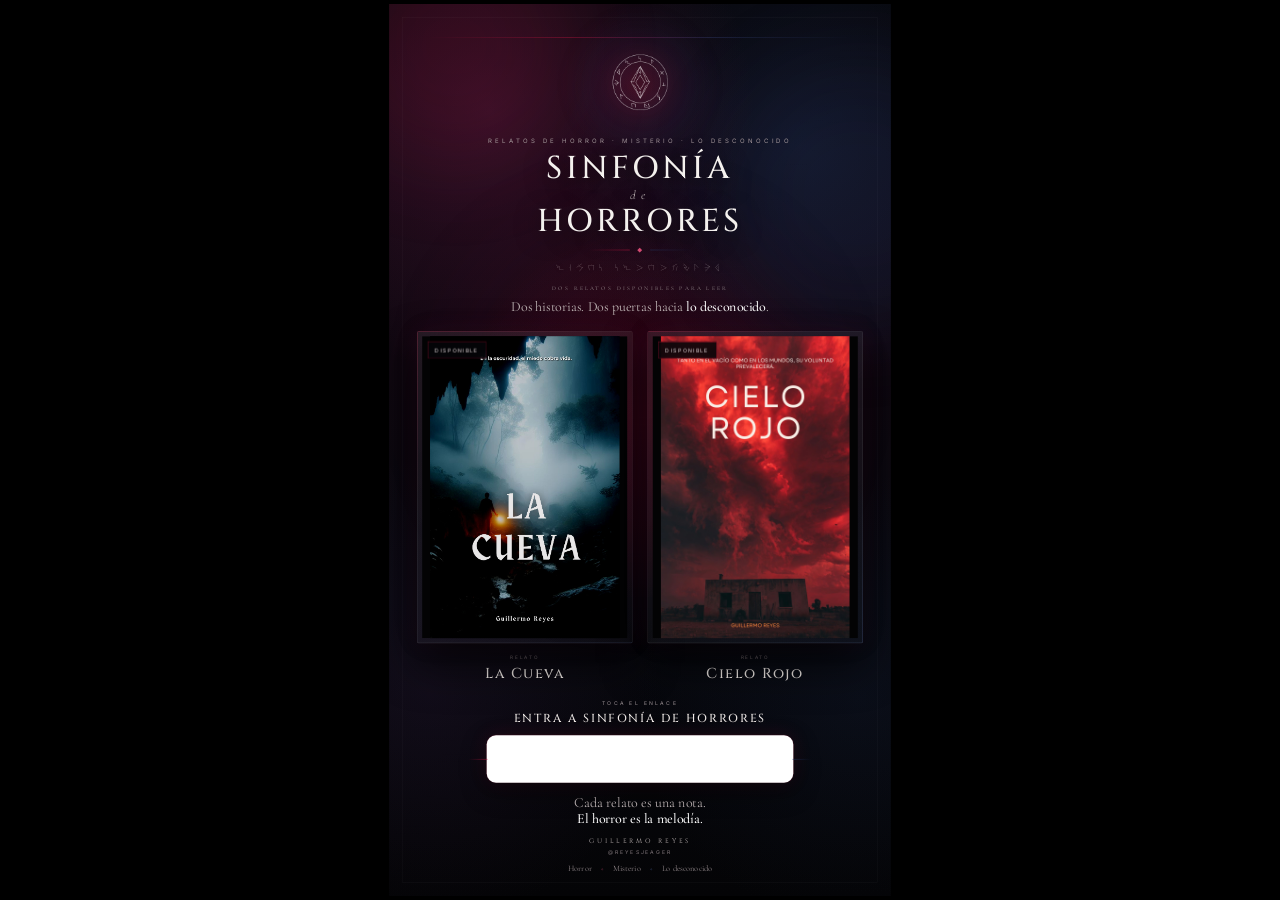
<file: promo/historia.html>
<!DOCTYPE html>
<html lang="es">
<head>
<meta charset="UTF-8">
<meta name="viewport"
      content="width=device-width,
               initial-scale=1.0,
               maximum-scale=1.0,
               user-scalable=no,
               viewport-fit=cover">
<title>Sinfonía de Horrores | Promoción</title>

<link rel="preconnect" href="https://fonts.googleapis.com">
<link rel="preconnect" href="https://fonts.gstatic.com" crossorigin>
<link href="https://fonts.googleapis.com/css2?family=Cinzel:wght@400;500;600&family=Cormorant+Garamond:ital,wght@0,400;0,500;1,400;1,500&family=Inter:wght@300;400;500&display=swap" rel="stylesheet">

<style>
:root {
    --blanco: #f4f1ee;
    --gris: #a99fa1;
    --gris2: #756d72;
    --vino: #920a2c;
    --vino2: #c31540;
    --magenta: #8b245f;
    --morado: #4b285f;
    --azul: #223866;
    --azul2: #18253f;
    --negro: #050507;
    --cinzel: "Cinzel", serif;
    --literaria: "Cormorant Garamond", serif;
    --texto: "Inter", sans-serif;
}

@font-face {
    font-family: "Runas";
    src: url("../runas.ttf") format("truetype");
    font-weight: normal;
    font-style: normal;
    font-display: block;
}

* {
    margin: 0;
    padding: 0;
    box-sizing: border-box;
}

html,
body {
    width: 100%;
    height: 100%;
}

body {
    background: #000;
    overflow: hidden;
    display: flex;
    justify-content: center;
    align-items: center;
    font-family: var(--texto);
}

.story {
    width: 1080px;
    height: 1920px;
    flex: none;
    position: relative;
    overflow: hidden;
    color: var(--blanco);
    transform-origin: center center;
    user-select: none;
    -webkit-user-select: none;

    /* Base oscura + acentos inspirados en Instagram/Facebook,
       pero conservando la identidad vino de Sinfonía de Horrores. */
    background:
        radial-gradient(circle at 20% 12%, rgba(139,36,95,.30), transparent 30%),
        radial-gradient(circle at 82% 16%, rgba(34,56,102,.28), transparent 28%),
        radial-gradient(circle at 50% 46%, rgba(146,10,44,.24), transparent 34%),
        radial-gradient(circle at 8% 77%, rgba(75,40,95,.16), transparent 28%),
        radial-gradient(circle at 94% 78%, rgba(34,56,102,.14), transparent 27%),
        linear-gradient(180deg, #07060a 0%, #100811 38%, #08090f 67%, #040406 100%);
}

.story::before {
    content: "";
    position: absolute;
    inset: 0;
    pointer-events: none;
    opacity: .17;
    background:
        linear-gradient(120deg, transparent 0 45%, rgba(255,255,255,.018) 49%, transparent 53%),
        repeating-linear-gradient(0deg, transparent 0, transparent 4px, rgba(255,255,255,.01) 5px);
}

.story::after {
    content: "";
    position: absolute;
    inset: 28px;
    border: 1px solid rgba(255,255,255,.055);
    pointer-events: none;
}

/* ============================= */
/* ATMÓSFERA */
/* ============================= */

.halo-rosa,
.halo-azul,
.halo-vino {
    position: absolute;
    border-radius: 50%;
    filter: blur(95px);
    pointer-events: none;
}

.halo-rosa {
    width: 520px;
    height: 520px;
    top: -170px;
    left: -120px;
    background: rgba(195,21,64,.11);
}

.halo-azul {
    width: 580px;
    height: 580px;
    top: 120px;
    right: -220px;
    background: rgba(50,78,150,.10);
}

.halo-vino {
    width: 760px;
    height: 760px;
    top: 470px;
    left: 150px;
    background: rgba(146,10,44,.09);
}

.linea-superior {
    position: absolute;
    top: 72px;
    left: 85px;
    right: 85px;
    height: 1px;
    background: linear-gradient(90deg, transparent, rgba(195,21,64,.80), rgba(74,93,169,.52), transparent);
}

/* ============================= */
/* CABECERA */
/* ============================= */

.header {
    position: relative;
    z-index: 5;
    text-align: center;
    padding-top: 82px;
}

.logo-wrap {
    position: relative;
    width: 185px;
    margin: 0 auto 20px;
}

.logo-wrap::before {
    content: "";
    position: absolute;
    inset: -68px;
    border-radius: 50%;
    background: radial-gradient(circle, rgba(195,21,64,.24), rgba(73,44,105,.11) 42%, transparent 70%);
    filter: blur(18px);
}

.logo-wrap img {
    position: relative;
    display: block;
    width: 100%;
    height: auto;
    opacity: 1;
    filter:
        brightness(1.35)
        contrast(1.08)
        drop-shadow(0 0 12px rgba(255,255,255,.14))
        drop-shadow(0 0 38px rgba(195,21,64,.38));
}

.micro {
    color: #a3979a;
    font-size: 13px;
    letter-spacing: 7px;
    margin-bottom: 20px;
}

.header h1 {
    font-family: var(--cinzel);
    font-size: 68px;
    line-height: .94;
    font-weight: 500;
    letter-spacing: 8px;
    text-transform: uppercase;
    text-shadow: 0 12px 50px rgba(0,0,0,.75);
}

.header h1 span { display: block; }

.header h1 .de {
    margin: 12px 0;
    font-family: var(--literaria);
    font-size: 27px;
    font-weight: 400;
    font-style: italic;
    letter-spacing: 10px;
    text-transform: lowercase;
    color: #aaa0a2;
}

.ornamento {
    margin-top: 22px;
    display: flex;
    justify-content: center;
    align-items: center;
    gap: 16px;
}

.ornamento span {
    width: 90px;
    height: 1px;
    background: linear-gradient(90deg, transparent, var(--vino2));
}

.ornamento span:last-child {
    background: linear-gradient(90deg, var(--azul), transparent);
}

.ornamento b {
    color: #d24a71;
    font-size: 11px;
}

.runa-frase {
    margin-top: 19px;
    font-family: "Runas", sans-serif;
    font-size: 20px;
    letter-spacing: 10px;
    color: rgba(244,241,238,.64);
    text-shadow: 0 0 20px rgba(195,21,64,.30);
}

/* ============================= */
/* MENSAJE BREVE */
/* ============================= */

.mensaje-personal {
    position: relative;
    z-index: 5;
    width: 850px;
    margin: 28px auto 0;
    text-align: center;
}

.mensaje-personal .sobre {
    color: #9a8f92;
    font-size: 12px;
    letter-spacing: 5px;
    margin-bottom: 12px;
}

.mensaje-personal p {
    font-family: var(--literaria);
    color: #c1b7b7;
    font-size: 30px;
    line-height: 1.25;
}

.mensaje-personal strong {
    color: #fff;
    font-weight: 500;
}

/* ============================= */
/* LIBROS — PROTAGONISTAS */
/* ============================= */

.libros {
    position: relative;
    z-index: 5;
    width: 960px;
    margin: 34px auto 0;
    display: grid;
    grid-template-columns: 1fr 1fr;
    gap: 32px;
}

.libro { min-width: 0; }

.marco {
    position: relative;
    padding: 10px;
    border-radius: 4px;
    background: linear-gradient(145deg, rgba(255,255,255,.07), rgba(255,255,255,.018));
    border: 1px solid rgba(255,255,255,.12);
    box-shadow:
        0 42px 95px rgba(0,0,0,.72),
        0 0 48px rgba(146,10,44,.12),
        0 0 70px rgba(42,63,123,.05);
}

.marco::before {
    content: "";
    position: absolute;
    inset: -1px;
    pointer-events: none;
    border-radius: 4px;
    background: linear-gradient(135deg, rgba(195,21,64,.30), transparent 32%, transparent 68%, rgba(47,72,140,.25));
    -webkit-mask: linear-gradient(#000 0 0) content-box, linear-gradient(#000 0 0);
    -webkit-mask-composite: xor;
    mask-composite: exclude;
    padding: 1px;
}

.marco img {
    display: block;
    width: 100%;
    height: 650px;
    object-fit: contain;
    object-position: center;
    background: #030304;
}

.estado {
    position: absolute;
    top: 22px;
    left: 22px;
    padding: 10px 15px;
    color: #f2e7e9;
    background: rgba(5,5,8,.88);
    border: 1px solid rgba(195,21,64,.52);
    font-size: 11px;
    letter-spacing: 3px;
    backdrop-filter: blur(8px);
}

.info {
    padding-top: 17px;
    text-align: center;
}

.info small {
    color: #82777b;
    font-size: 10px;
    letter-spacing: 4px;
}

.info h2 {
    margin-top: 7px;
    font-family: var(--cinzel);
    font-size: 31px;
    font-weight: 500;
    letter-spacing: 3px;
    color: #f2ece8;
}

/* ============================= */
/* CTA — MÁS ARRIBA Y MUY VISIBLE */
/* ============================= */

.cta {
    position: relative;
    z-index: 6;
    width: 860px;
    margin: 30px auto 0;
    text-align: center;
}

.cta small {
    color: #9c9295;
    font-size: 11px;
    letter-spacing: 5px;
}

.cta h3 {
    margin-top: 9px;
    font-family: var(--cinzel);
    font-size: 25px;
    font-weight: 500;
    letter-spacing: 4px;
    color: #f1ece9;
}

.sticker-slot {
    position: relative;
    width: 660px;
    height: 102px;
    margin: 20px auto 0;
    border-radius: 20px;
    background: #ffffff;
    border: 2px solid rgba(255,255,255,.96);
    box-shadow:
        0 18px 55px rgba(0,0,0,.48),
        0 0 0 1px rgba(195,21,64,.22),
        0 0 38px rgba(195,21,64,.15);
}

.sticker-slot::before,
.sticker-slot::after {
    content: "";
    position: absolute;
    top: 50%;
    width: 42px;
    height: 1px;
}

.sticker-slot::before {
    left: -42px;
    background: linear-gradient(90deg, transparent, var(--vino2));
}

.sticker-slot::after {
    right: -42px;
    background: linear-gradient(90deg, var(--azul), transparent);
}

/* ============================= */
/* CIERRE */
/* ============================= */

.lema {
    position: relative;
    z-index: 5;
    width: 820px;
    margin: 26px auto 0;
    text-align: center;
    font-family: var(--literaria);
    font-size: 30px;
    line-height: 1.15;
    color: #c6bcbd;
}

.lema strong {
    color: white;
    font-weight: 500;
}

.footer {
    position: absolute;
    z-index: 5;
    left: 0;
    right: 0;
    bottom: 48px;
    text-align: center;
}

.autor {
    font-family: var(--cinzel);
    color: #c1b8b7;
    font-size: 14px;
    letter-spacing: 6px;
}

.instagram {
    margin-top: 8px;
    color: #81777b;
    font-size: 11px;
    letter-spacing: 4px;
}

.generos {
    margin-top: 18px;
    display: flex;
    justify-content: center;
    align-items: center;
    gap: 20px;
    color: #8f8588;
    font-family: var(--literaria);
    font-size: 18px;
}

.generos span:first-of-type { color: #d64f79; }
.generos span:last-of-type { color: #556fb1; }

::-webkit-scrollbar { display: none; }
</style>
</head>
<body>

<div class="story" id="story">
    <div class="halo-rosa"></div>
    <div class="halo-azul"></div>
    <div class="halo-vino"></div>
    <div class="linea-superior"></div>

    <header class="header">
        <div class="logo-wrap">
            <img src="../Simbolo-sin_fondo.png" alt="Símbolo de Sinfonía de Horrores">
        </div>

        <p class="micro">RELATOS DE HORROR · MISTERIO · LO DESCONOCIDO</p>

        <h1>
            <span>Sinfonía</span>
            <span class="de">de</span>
            <span>Horrores</span>
        </h1>

        <div class="ornamento">
            <span></span>
            <b>◆</b>
            <span></span>
        </div>

        <div class="runa-frase">SIGUE ESCUCHANDO</div>
    </header>

    <section class="mensaje-personal">
        <p class="sobre">DOS RELATOS DISPONIBLES PARA LEER</p>
        <p>
            Dos historias. Dos puertas hacia <strong>lo desconocido</strong>.
        </p>
    </section>

    <section class="libros">
        <article class="libro">
            <div class="marco">
                <img src="../La Cueva.jpg" alt="Portada de La Cueva">
                <div class="estado">DISPONIBLE</div>
            </div>
            <div class="info">
                <small>RELATO</small>
                <h2>La Cueva</h2>
            </div>
        </article>

        <article class="libro">
            <div class="marco">
                <img src="../Cielo Rojo.jpg" alt="Portada de Cielo Rojo">
                <div class="estado">DISPONIBLE</div>
            </div>
            <div class="info">
                <small>RELATO</small>
                <h2>Cielo Rojo</h2>
            </div>
        </article>
    </section>

    <section class="cta">
        <small>TOCA EL ENLACE</small>
        <h3>ENTRA A SINFONÍA DE HORRORES</h3>
        <div class="sticker-slot"></div>
    </section>

    <section class="lema">
        Cada relato es una nota.
        <br>
        <strong>El horror es la melodía.</strong>
    </section>

    <footer class="footer">
        <p class="autor">GUILLERMO REYES</p>
        <p class="instagram">@REYESJEAGER</p>
        <div class="generos">
            Horror <span>◇</span> Misterio <span>◇</span> Lo desconocido
        </div>
    </footer>
</div>

<script>
function ajustarHistoria() {
    const historia = document.getElementById("story");
    if (!historia) return;

    const ANCHO = 1080;
    const ALTO = 1920;

    let anchoDisponible;
    let altoDisponible;

    if (window.visualViewport) {
        anchoDisponible = window.visualViewport.width;
        altoDisponible = window.visualViewport.height;
    } else {
        anchoDisponible = window.innerWidth;
        altoDisponible = window.innerHeight;
    }

    const margen = 8;
    anchoDisponible -= margen;
    altoDisponible -= margen;

    const escalaAncho = anchoDisponible / ANCHO;
    const escalaAlto = altoDisponible / ALTO;
    let escala = Math.min(escalaAncho, escalaAlto);
    escala = Math.min(escala, 1);

    historia.style.transform = `scale(${escala})`;
}

window.addEventListener("load", ajustarHistoria);
window.addEventListener("resize", ajustarHistoria);
window.addEventListener("orientationchange", () => {
    setTimeout(ajustarHistoria, 150);
});

if (window.visualViewport) {
    window.visualViewport.addEventListener("resize", ajustarHistoria);
}
</script>

</body>
</html>
</file>
<file: style.css>
:root {

    --negro: #050506;
    --negro2: #09090b;
    --negro3: #101013;

    --blanco: #eeeae5;
    --gris: #aaa4a0;
    --gris2: #706c69;

    --rojo: #920a2c;
    --rojo2: #c31540;
    --rojoOscuro: #3b0713;

    --borde: rgba(255,255,255,.08);

    --cinzel: "Cinzel", serif;
    --texto: "Inter", sans-serif;
    --literaria: "Cormorant Garamond", serif;

}


/* ======================================== */
/* GENERAL */
/* ======================================== */

* {

    margin: 0;
    padding: 0;

    box-sizing: border-box;

}


html {

    scroll-behavior: smooth;

}


body {

    background: var(--negro);

    color: var(--blanco);

    font-family: var(--texto);

    overflow-x: hidden;

}


body::before {

    content: "";

    position: fixed;

    inset: 0;

    pointer-events: none;

    z-index: 9999;

    opacity: .16;

    background:

        repeating-radial-gradient(

            circle at 0 0,

            transparent 0,

            rgba(255,255,255,.012) 1px,

            transparent 2px

        );

}


::selection {

    background: var(--rojo);

    color: white;

}


strong {

    font-weight: 500;

}


.cursor-luz {

    position: fixed;

    width: 450px;
    height: 450px;

    border-radius: 50%;

    background:

        radial-gradient(

            circle,

            rgba(146,10,44,.075),

            transparent 65%

        );

    transform:
        translate(-50%,-50%);

    pointer-events: none;

    z-index: 0;

}


/* ======================================== */
/* NAVBAR */
/* ======================================== */

.navbar {

    width: 100%;
    height: 82px;

    padding: 0 6%;

    display: flex;

    justify-content: space-between;
    align-items: center;

    position: fixed;

    top: 0;
    left: 0;

    z-index: 1000;

    background:

        linear-gradient(

            to bottom,

            rgba(5,5,6,.96),

            rgba(5,5,6,.72),

            transparent

        );

}


.logo {

    color: white;

    text-decoration: none;

    font-family: var(--cinzel);

    display: flex;

    flex-direction: column;

    line-height: .95;

}


.logo span {

    font-size: 1rem;

    letter-spacing: 3px;

}


.logo small {

    color: #827b77;

    font-size: .52rem;

    letter-spacing: 5px;

    margin-top: 8px;

}


.navbar nav {

    display: flex;

    align-items: center;

    gap: 28px;

}


.navbar nav a {

    color: #aaa3a0;

    text-decoration: none;

    font-size: .68rem;

    letter-spacing: 2px;

    text-transform: uppercase;

    transition: .3s;

}


.navbar nav a:hover {

    color: white;

}


.navbar .nav-apoyar {

    color: #d7c1c7;

    border:

        1px solid rgba(146,10,44,.45);

    padding: 10px 15px;

}


.navbar .nav-apoyar:hover {

    background: var(--rojo);

}


.menu-movil {

    display: none;

    border: 0;

    background: transparent;

    color: white;

    font-size: 1.6rem;

    cursor: pointer;

}


/* ======================================== */
/* HERO */
/* ======================================== */

.hero {

    min-height: 100vh;

    display: flex;

    justify-content: center;
    align-items: center;

    position: relative;

    overflow: hidden;

    text-align: center;

    padding:

        120px 25px
        100px;

    background:

        radial-gradient(

            circle at 50% 42%,

            #250812 0%,

            #0d080a 32%,

            #050506 68%

        );

}


.hero::after {

    content: "";

    position: absolute;

    inset: 0;

    pointer-events: none;

    background:

        linear-gradient(

            to bottom,

            transparent 50%,

            #050506

        );

}


.halo {

    position: absolute;

    width: 600px;
    height: 600px;

    border-radius: 50%;

    filter: blur(90px);

    opacity: .15;

    animation:

        respirar
        9s
        infinite
        alternate
        ease-in-out;

}


.halo-1 {

    left: -300px;
    top: 5%;

    background: #920a2c;

}


.halo-2 {

    right: -320px;
    bottom: -100px;

    background: #59051c;

    animation-delay: 2s;

}


@keyframes respirar {

    from {

        transform: scale(.8);

        opacity: .08;

    }


    to {

        transform: scale(1.2);

        opacity: .20;

    }

}


.hero-contenido {

    max-width: 950px;

    position: relative;

    z-index: 5;

    animation:
        entradaHero
        1.2s
        ease
        both;

}


@keyframes entradaHero {

    from {

        opacity: 0;

        transform:
            translateY(25px);

    }


    to {

        opacity: 1;

        transform:
            translateY(0);

    }

}


.sobrelinea {

    color: #928885;

    font-size: .65rem;

    letter-spacing: 5px;

    margin-bottom: 32px;

}


.hero h1 {

    font-family: var(--cinzel);

    font-size:

        clamp(
            3.7rem,
            9vw,
            8.8rem
        );

    font-weight: 500;

    line-height: .82;

    text-transform: uppercase;

    letter-spacing: 5px;

    text-shadow:

        0 5px 50px
        rgba(0,0,0,.8);

}


.hero h1 span {

    display: block;

}


.hero h1 .de {

    font-family: var(--literaria);

    font-size: .36em;

    font-style: italic;

    font-weight: 400;

    text-transform: lowercase;

    letter-spacing: 10px;

    color: #8f8581;

    margin: 17px 0;

}


.ornamento {

    margin: 37px auto;

    display: flex;

    align-items: center;

    justify-content: center;

    gap: 17px;

}


.ornamento span {

    width: 70px;
    height: 1px;

    background:

        linear-gradient(

            90deg,

            transparent,

            #920a2c

        );

}


.ornamento span:last-child {

    background:

        linear-gradient(

            90deg,

            #920a2c,

            transparent

        );

}


.ornamento b {

    color: #920a2c;

    font-size: .55rem;

}


.lema {

    font-family: var(--literaria);

    font-size:

        clamp(
            1.5rem,
            2.5vw,
            2rem
        );

    line-height: 1.3;

    color: #bcb5b0;

}


.lema strong {

    color: white;

}


.intro {

    max-width: 630px;

    margin:

        24px auto
        0;

    color: #797370;

    line-height: 1.8;

    font-size: .9rem;

}


.hero-botones {

    display: flex;

    justify-content: center;

    flex-wrap: wrap;

    gap: 15px;

    margin-top: 42px;

}


.boton-principal,
.boton-secundario {

    display: inline-flex;

    align-items: center;

    gap: 18px;

    padding: 16px 23px;

    text-decoration: none;

    letter-spacing: 3px;

    font-size: .62rem;

    transition: .35s;

}


.boton-principal {

    color: #ddd7d3;

    border:

        1px solid
        rgba(146,10,44,.6);

}


.boton-principal:hover {

    background: #920a2c;

    color: white;

    box-shadow:

        0 10px 50px
        rgba(146,10,44,.28);

}


.boton-secundario {

    color: #8f8884;

    border:

        1px solid
        rgba(255,255,255,.08);

}


.boton-secundario:hover {

    color: white;

    border-color:

        rgba(255,255,255,.22);

}


.scroll-indicador {

    position: absolute;

    bottom: 25px;

    z-index: 7;

    display: flex;

    flex-direction: column;

    align-items: center;

    gap: 10px;

}


.scroll-indicador span {

    color: #554f4d;

    font-size: .52rem;

    letter-spacing: 4px;

}


.scroll-indicador div {

    height: 38px;

    width: 1px;

    background:

        linear-gradient(

            #920a2c,

            transparent

        );

}


/* ======================================== */
/* SECCIONES */
/* ======================================== */

.seccion {

    width: 88%;

    max-width: 1250px;

    margin: auto;

    padding:

        125px
        0;

}


.encabezado-seccion {

    text-align: center;

    max-width: 750px;

    margin:

        0 auto
        70px;

}


.numero {

    display: block;

    color: #920a2c;

    font-family: var(--literaria);

    font-size: 1.1rem;

    margin-bottom: 14px;

}


.mini-titulo {

    color: #716b68;

    letter-spacing: 5px;

    font-size: .62rem;

    margin-bottom: 19px;

}


.encabezado-seccion h2 {

    font-family: var(--cinzel);

    font-weight: 500;

    font-size:

        clamp(
            2.5rem,
            6vw,
            4.5rem
        );

    margin-bottom: 23px;

}


.encabezado-seccion > p:last-child {

    color: #8e8884;

    line-height: 1.9;

    font-family: var(--literaria);

    font-size: 1.25rem;

}


/* ======================================== */
/* LIBROS */
/* ======================================== */

.grid-relatos {

    display: grid;

    grid-template-columns:

        repeat(
            3,
            1fr
        );

    gap: 35px;

}


.libro {

    position: relative;

    overflow: hidden;

    background:

        linear-gradient(

            145deg,

            #101012,

            #080809

        );

    border:

        1px solid
        rgba(255,255,255,.06);

    transition:

        transform .45s,
        border .45s,
        box-shadow .45s;

}


.libro:hover {

    transform:

        translateY(-12px);

    border-color:

        rgba(146,10,44,.45);

    box-shadow:

        0 30px 80px
        rgba(0,0,0,.65);

}


.portada-contenedor {

    position: relative;

    overflow: hidden;

    aspect-ratio:

        2 / 2.9;

    background: #080808;

}


.portada {

    width: 100%;
    height: 100%;

    object-fit: cover;

    display: block;

    transition:

        transform .7s ease,
        filter .7s ease;

}


.libro:hover .portada {

    transform:

        scale(1.045);

    filter:

        contrast(1.08);

}


.portada-oscuridad {

    position: absolute;

    inset: 0;

    background:

        linear-gradient(

            to bottom,

            transparent 60%,

            rgba(0,0,0,.85)

        );

}


.estado {

    position: absolute;

    left: 17px;
    bottom: 17px;

    z-index: 3;

    padding:
        8px
        12px;

    backdrop-filter:
        blur(10px);

    font-size: .53rem;

    letter-spacing: 2px;

}


.disponible {

    color: #e0cbd0;

    background:

        rgba(90,7,28,.65);

    border:

        1px solid
        rgba(180,25,65,.4);

}


.proximamente {

    color: #cbc7c4;

    background:

        rgba(20,20,22,.75);

    border:

        1px solid
        rgba(255,255,255,.14);

}


.libro-contenido {

    padding:

        27px 25px
        30px;

}


.genero {

    color: #7e7773;

    font-size: .54rem;

    letter-spacing: 3px;

}


.libro h3 {

    font-family: var(--cinzel);

    font-size: 1.8rem;

    font-weight: 500;

    margin-top: 13px;

}


.separador {

    width: 36px;
    height: 1px;

    background: #920a2c;

    margin: 18px 0;

}


.libro p {

    min-height: 120px;

    color: #8e8884;

    font-family: var(--literaria);

    line-height: 1.55;

    font-size: 1.12rem;

}


.libro p strong {

    color: #c5bfbb;

}


.acciones-relato {

    margin-top: 18px;

}


.leer {

    display: flex;

    justify-content: space-between;

    align-items: center;

    color: #ddd7d3;

    text-decoration: none;

    font-size: .59rem;

    letter-spacing: 2.3px;

    border-top:

        1px solid
        rgba(255,255,255,.06);

    padding:

        17px 0;

    transition:

        color .3s,
        padding-left .3s;

}


a.leer:hover {

    color: #d62450;

    padding-left: 5px;

}


.apoyar-link {

    color: #968b88;

}


.leer span {

    font-size: 1rem;

}


.bloqueado {

    color: #5f5a58;

}


/* ======================================== */
/* SUEÑOS */
/* ======================================== */

.suenos {

    min-height: 760px;

    position: relative;

    display: flex;

    align-items: center;

    overflow: hidden;

    padding:

        120px 8%;

    background:

        radial-gradient(

            circle at 75% 50%,

            #17070c,

            #070708 55%

        );

}


.suenos-fondo {

    position: absolute;

    right: 6%;

    width: 450px;
    height: 650px;

    opacity: .35;

    background:

        radial-gradient(

            ellipse at center,

            rgba(146,10,44,.22),

            transparent 60%

        );

    filter:
        blur(35px);

}


.suenos-contenido {

    max-width: 650px;

    position: relative;

    z-index: 5;

}


.suenos h2 {

    font-family: var(--cinzel);

    font-size:

        clamp(
            3rem,
            7vw,
            6rem
        );

    font-weight: 400;

    line-height: .98;

    margin-bottom: 30px;

}


.suenos h2 em {

    font-family: var(--literaria);

    color: #8b8380;

    font-weight: 400;

    text-transform: lowercase;

}


.linea-roja {

    width: 70px;
    height: 1px;

    background: #920a2c;

    margin-bottom: 35px;

}


.suenos-contenido > p:not(.mini-titulo) {

    color: #8f8884;

    font-family: var(--literaria);

    font-size: 1.2rem;

    line-height: 1.7;

    margin-bottom: 20px;

}


.suenos-contenido strong {

    color: #d8d1cd;

}


.frase-gigante {

    position: absolute;

    right: -70px;
    bottom: -30px;

    font-family: var(--cinzel);

    font-size: 10vw;

    color:

        rgba(255,255,255,.012);

    letter-spacing: 15px;

    user-select: none;

}


/* ======================================== */
/* SINFONÍA */
/* ======================================== */

.sinfonia {

    padding-top: 150px;

    padding-bottom: 150px;

}


.sinfonia-grid {

    display: grid;

    grid-template-columns:

        .8fr 1.2fr;

    gap: 12%;

    align-items: start;

}


.sinfonia-titulo h2 {

    font-family: var(--cinzel);

    font-size:

        clamp(
            2.6rem,
            5vw,
            4.5rem
        );

    font-weight: 400;

    line-height: 1.15;

}


.sinfonia-texto {

    border-left:

        1px solid
        rgba(146,10,44,.35);

    padding-left: 45px;

}


.sinfonia-texto p {

    color: #8e8884;

    font-family: var(--literaria);

    font-size: 1.2rem;

    line-height: 1.75;

    margin-bottom: 25px;

}


.sinfonia-texto .destacado {

    color: #ddd6d1;

    font-size: 1.55rem;

    line-height: 1.5;

}


.sinfonia-texto strong {

    color: #ccc5c1;

}


blockquote {

    margin-top: 45px;

    color: #d5ceca;

    font-family: var(--literaria);

    font-size: 1.8rem;

    font-style: italic;

    line-height: 1.4;

}


/* ======================================== */
/* AUTOR */
/* ======================================== */

.autor-contenido {

    display: grid;

    grid-template-columns:

        330px 1fr;

    gap: 75px;

    max-width: 1000px;

    margin: auto;

}


.autor-monograma {

    height: 400px;

    border:

        1px solid
        rgba(255,255,255,.08);

    background:

        radial-gradient(

            circle,

            #1b090e,

            #09090a 70%

        );

    display: flex;

    flex-direction: column;

    justify-content: center;

    align-items: center;

}


.autor-monograma span {

    font-family: var(--cinzel);

    font-size: 5rem;

    color: #d7d0cb;

    text-shadow:

        0 0 40px
        rgba(146,10,44,.2);

}


.autor-monograma small {

    color: #685f5c;

    letter-spacing: 4px;

    font-size: .52rem;

    margin-top: 20px;

}


.biografia p {

    color: #99918d;

    font-family: var(--literaria);

    font-size: 1.18rem;

    line-height: 1.75;

    margin-bottom: 22px;

}


.biografia p:first-child::first-letter {

    float: left;

    font-family: var(--cinzel);

    font-size: 4.1rem;

    line-height: .8;

    margin-right: 12px;

    color: #920a2c;

}


.biografia strong {

    color: #d5ceca;

}


/* ======================================== */
/* INFLUENCIAS */
/* ======================================== */

.influencias {

    padding:

        120px 7%;

    background: #080809;

    border-top:

        1px solid
        rgba(255,255,255,.04);

    border-bottom:

        1px solid
        rgba(255,255,255,.04);

}


.influencias-contenido {

    max-width: 1050px;

    margin: auto;

    text-align: center;

}


.influencias h2 {

    font-family: var(--cinzel);

    font-size:

        clamp(
            2.4rem,
            5vw,
            4rem
        );

    font-weight: 400;

    margin-bottom: 50px;

}


.nombres {

    display: flex;

    flex-wrap: wrap;

    justify-content: center;

    gap: 13px;

}


.nombres span {

    padding:

        13px
        18px;

    border:

        1px solid
        rgba(255,255,255,.08);

    color: #9d9591;

    font-family: var(--literaria);

    font-size: 1.08rem;

    transition: .3s;

}


.nombres span:hover {

    color: white;

    border-color:

        rgba(146,10,44,.5);

    background:

        rgba(146,10,44,.07);

}


.nota-influencias {

    max-width: 700px;

    margin:

        40px auto
        0;

    color: #625c59;

    font-size: .8rem;

    line-height: 1.8;

}


/* ======================================== */
/* BANNER APOYO */
/* ======================================== */

.apoyo-banner {

    min-height: 600px;

    padding:

        100px 25px;

    display: flex;

    justify-content: center;

    align-items: center;

    text-align: center;

    background:

        radial-gradient(

            circle at center,

            #21070e,

            #070708 65%

        );

}


.apoyo-banner > div {

    max-width: 820px;

}


.apoyo-banner h2 {

    font-family: var(--cinzel);

    font-size:

        clamp(
            2.3rem,
            5vw,
            4rem
        );

    font-weight: 400;

    line-height: 1.2;

}


.apoyo-banner p:not(.mini-titulo) {

    max-width: 650px;

    margin:

        28px auto
        0;

    color: #8e8581;

    font-family: var(--literaria);

    font-size: 1.2rem;

    line-height: 1.7;

}


.apoyo-banner .boton-principal {

    margin-top: 35px;

}


/* ======================================== */
/* COMENTARIOS */
/* ======================================== */

.comentarios-caja {

    max-width: 900px;

    min-height: 240px;

    margin: auto;

    padding: 45px;

    border:

        1px solid
        rgba(255,255,255,.07);

    background:

        linear-gradient(

            145deg,

            #0d0d0f,

            #080809

        );

    box-shadow:

        0 30px 90px
        rgba(0,0,0,.35);

}


.comentarios-icono {

    color: #920a2c;

    text-align: center;

    font-size: 1rem;

    margin-bottom: 25px;

}


#giscus-container {

    width: 100%;

}


#giscus-container iframe {

    width: 100%;

}


/* ======================================== */
/* INSTAGRAM */
/* ======================================== */

.instagram {

    min-height: 380px;

    display: flex;

    flex-direction: column;

    justify-content: center;

    align-items: center;

    text-align: center;

    background:

        radial-gradient(

            circle at center,

            #21070e,

            #070708 65%

        );

    border-top:

        1px solid
        rgba(255,255,255,.04);

}


.instagram > p {

    color: #706966;

    letter-spacing: 5px;

    font-size: .57rem;

}


.instagram h2 {

    font-family: var(--cinzel);

    font-size:

        clamp(
            2.5rem,
            7vw,
            5rem
        );

    font-weight: 400;

    margin:

        18px 0
        28px;

}


.instagram a {

    color: #bbb3af;

    text-decoration: none;

    border-bottom:

        1px solid
        #920a2c;

    padding-bottom: 7px;

    font-size: .65rem;

    letter-spacing: 3px;

    transition: .3s;

}


.instagram a:hover {

    color: white;

}


/* ======================================== */
/* FOOTER */
/* ======================================== */

footer {

    min-height: 230px;

    padding:

        55px 7%;

    display: flex;

    justify-content: space-between;

    align-items: center;

    border-top:

        1px solid
        rgba(255,255,255,.05);

    background: #040405;

}


footer h3 {

    font-family: var(--cinzel);

    font-weight: 400;

    letter-spacing: 2px;

    margin-bottom: 12px;

}


footer p {

    color: #5e5855;

    font-family: var(--literaria);

    line-height: 1.5;

}


.footer-derecha {

    text-align: right;

    font-size: .85rem;

}


/* ======================================== */
/* PÁGINA APOYO */
/* ======================================== */

.pagina-apoyo {

    background:

        radial-gradient(

            circle at 50% 0%,

            #1c070d,

            #070708 37%,

            #050506 75%

        );

}


.apoyo-hero {

    min-height: 820px;

    padding:

        160px 25px
        100px;

    display: flex;

    justify-content: center;

    align-items: center;

    text-align: center;

    position: relative;

    overflow: hidden;

}


.apoyo-halo {

    position: absolute;

    width: 700px;
    height: 700px;

    border-radius: 50%;

    background:

        radial-gradient(

            circle,

            rgba(146,10,44,.13),

            transparent 65%

        );

    filter:
        blur(30px);

    animation:

        respirar
        8s
        infinite
        alternate;

}


.apoyo-hero-contenido {

    max-width: 850px;

    position: relative;

    z-index: 2;

}


.apoyo-hero h1 {

    font-family: var(--cinzel);

    font-size:

        clamp(
            3rem,
            7vw,
            6.5rem
        );

    font-weight: 400;

    line-height: 1.03;

    margin-top: 20px;

}


.apoyo-hero h1 em {

    font-family: var(--literaria);

    color: #948985;

    font-weight: 400;

    text-transform: lowercase;

}


.apoyo-introduccion {

    max-width: 690px;

    margin: auto;

    color: #958d89;

    font-family: var(--literaria);

    font-size: 1.28rem;

    line-height: 1.7;

}


.apoyo-gracias {

    margin-top: 35px;

    color: #69625f;

    font-size: .78rem;

    letter-spacing: 1px;

}


.apoyo-gracias strong {

    color: #b8afaa;

}


.apoyo-libros {

    width: 88%;

    max-width: 1150px;

    margin: auto;

    padding-bottom: 130px;

}


.apoyo-libro {

    display: grid;

    grid-template-columns:

        380px 1fr;

    gap: 80px;

    align-items: center;

    padding:

        100px 0;

    border-top:

        1px solid
        rgba(255,255,255,.06);

    scroll-margin-top: 100px;

}


.apoyo-invertido .apoyo-portada {

    order: 2;

}


.apoyo-invertido .apoyo-info {

    order: 1;

}


.apoyo-portada {

    position: relative;

    max-width: 380px;

    margin: auto;

    box-shadow:

        0 35px 100px
        rgba(0,0,0,.7);

    transition:

        transform .5s ease,
        box-shadow .5s ease;

}


.apoyo-portada:hover {

    transform:

        translateY(-8px)
        scale(1.015);

    box-shadow:

        0 45px 120px
        rgba(0,0,0,.85);

}


.apoyo-portada img {

    display: block;

    width: 100%;

    aspect-ratio:

        2 / 2.9;

    object-fit: cover;

}


.apoyo-portada-sombra {

    position: absolute;

    inset: 0;

    pointer-events: none;

    box-shadow:

        inset
        0 0 50px
        rgba(0,0,0,.25);

}


.apoyo-info h2 {

    font-family: var(--cinzel);

    font-size:

        clamp(
            2.8rem,
            5vw,
            4.8rem
        );

    font-weight: 400;

    margin-bottom: 25px;

}


.apoyo-descripcion {

    max-width: 580px;

    color: #9c9490;

    font-family: var(--literaria);

    font-size: 1.22rem;

    line-height: 1.7;

    margin-bottom: 35px;

}


.formatos {

    display: flex;

    flex-direction: column;

    gap: 11px;

    max-width: 560px;

}


.formato {

    min-height: 84px;

    padding:

        14px
        20px;

    border:

        1px solid
        rgba(255,255,255,.07);

    background:

        rgba(255,255,255,.018);

    display: grid;

    grid-template-columns:

        45px
        1fr
        30px;

    align-items: center;

    color: #cac3bf;

    text-decoration: none;

    transition: .3s;

}


.formato:hover {

    transform:

        translateX(6px);

    background:

        rgba(146,10,44,.07);

    border-color:

        rgba(146,10,44,.45);

}


.formato-gratis {

    border-color:

        rgba(146,10,44,.28);

}


.formato-icono {

    color: #920a2c;

    font-size: .8rem;

}


.formato > span:nth-child(2) {

    display: flex;

    flex-direction: column;

    gap: 3px;

}


.formato small {

    color: #625b58;

    font-size: .48rem;

    letter-spacing: 3px;

}


.formato strong {

    color: #ded8d4;

    font-family: var(--cinzel);

    font-size: 1rem;

    font-weight: 400;

}


.formato em {

    color: #706966;

    font-family: var(--literaria);

    font-size: .9rem;

}


.formato b {

    color: #756d69;

    font-weight: 400;

    transition: .3s;

}


.formato:hover b {

    color: #c31b43;

    transform:

        translateX(4px);

}


.apoyo-cierre {

    min-height: 600px;

    padding:

        110px 25px;

    display: flex;

    flex-direction: column;

    justify-content: center;

    align-items: center;

    text-align: center;

    background:

        radial-gradient(

            circle,

            #17070b,

            #060607 65%

        );

}


.apoyo-cierre > span {

    color: #920a2c;

    margin-bottom: 30px;

}


.apoyo-cierre blockquote {

    margin: 0;

    font-size:

        clamp(
            2rem,
            5vw,
            3.5rem
        );

}


.apoyo-cierre > p {

    color: #68615e;

    margin-top: 20px;

    font-family: var(--literaria);

    font-size: 1.05rem;

}


.volver {

    margin-top: 60px;

    color: #958d89;

    text-decoration: none;

    padding-bottom: 8px;

    border-bottom:

        1px solid
        #920a2c;

    font-size: .58rem;

    letter-spacing: 3px;

    transition: .3s;

}


.volver:hover {

    color: white;

}


/* ======================================== */
/* TABLET */
/* ======================================== */

@media (max-width: 950px) {

    .grid-relatos {

        grid-template-columns:

            repeat(
                2,
                1fr
            );

    }


    .sinfonia-grid {

        grid-template-columns:
            1fr;

        gap: 55px;

    }


    .autor-contenido {

        grid-template-columns:
            1fr;

        max-width: 650px;

    }


    .autor-monograma {

        height: 260px;

    }


    .apoyo-libro {

        grid-template-columns:
            1fr;

        max-width: 550px;

        margin: auto;

        gap: 50px;

    }


    .apoyo-invertido .apoyo-portada {

        order: 1;

    }


    .apoyo-invertido .apoyo-info {

        order: 2;

    }

}


/* ======================================== */
/* CELULAR */
/* ======================================== */

@media (max-width: 720px) {

    .navbar {

        height: 72px;

        padding:

            0 6%;

    }


    .menu-movil {

        display: block;

    }


    .navbar nav {

        position: absolute;

        top: 72px;

        left: 0;

        width: 100%;

        padding:

            25px 6%;

        display: none;

        flex-direction: column;

        align-items: flex-start;

        gap: 20px;

        background:

            rgba(5,5,6,.98);

        border-bottom:

            1px solid
            rgba(255,255,255,.06);

    }


    .navbar nav.abierto {

        display: flex;

    }


    .navbar .nav-apoyar {

        width: 100%;

        text-align: center;

    }


    .hero {

        padding:

            110px 20px
            90px;

    }


    .hero h1 {

        font-size:

            clamp(
                3rem,
                16vw,
                5rem
            );

        letter-spacing: 2px;

    }


    .sobrelinea {

        font-size: .5rem;

        line-height: 1.8;

        letter-spacing: 3px;

    }


    .grid-relatos {

        grid-template-columns:
            1fr;

        max-width: 420px;

        margin: auto;

    }


    .seccion {

        width: 88%;

        padding:

            90px 0;

    }


    .suenos {

        padding:

            100px 7%;

    }


    .sinfonia-texto {

        padding-left: 25px;

    }


    .comentarios-caja {

        padding:

            30px 15px;

    }


    .apoyo-banner {

        min-height: 520px;

        padding:

            80px 25px;

    }


    .apoyo-hero {

        min-height: 720px;

        padding:

            120px 22px
            80px;

    }


    .apoyo-libros {

        width: 86%;

    }


    .apoyo-portada {

        max-width: 310px;

    }


    footer {

        flex-direction: column;

        gap: 30px;

        text-align: center;

    }


    .footer-derecha {

        text-align: center;

    }

}

/* ======================================== */
/* SÍMBOLO DE SINFONÍA DE HORRORES */
/* ======================================== */

.simbolo-principal {

    width:
        clamp(
            115px,
            12vw,
            160px
        );

    margin:
        0 auto
        27px;

    position: relative;

    display: flex;

    justify-content: center;
    align-items: center;

    isolation: isolate;

}


/* ======================================== */
/* HALO DETRÁS DEL SÍMBOLO */
/* ======================================== */

.simbolo-halo {

    position: absolute;

    width: 155%;
    height: 155%;

    border-radius: 50%;

    z-index: -1;

    pointer-events: none;

    background:

        radial-gradient(

            circle,

            rgba(146,10,44,.24)
            0%,

            rgba(146,10,44,.12)
            30%,

            rgba(146,10,44,.04)
            52%,

            transparent
            72%

        );

    filter:
        blur(15px);

    animation:

        respiracionEmblema
        6s
        ease-in-out
        infinite;

}


/* ======================================== */
/* IMAGEN DEL SÍMBOLO */
/* ======================================== */

.simbolo-imagen {

    width: 100%;
    height: auto;

    display: block;

    position: relative;

    z-index: 2;

    opacity: .88;

    filter:

        brightness(1.03)

        drop-shadow(
            0 0 5px
            rgba(255,255,255,.08)
        )

        drop-shadow(
            0 0 16px
            rgba(146,10,44,.20)
        );

    animation:

        entradaEmblema
        1.6s
        cubic-bezier(.22,.8,.35,1)
        both,

        flotacionEmblema
        7s
        ease-in-out
        1.6s
        infinite;

    transition:

        opacity .5s ease,
        filter .5s ease;

}


/* ======================================== */
/* EFECTO AL PASAR EL CURSOR */
/* ======================================== */

.simbolo-principal:hover
.simbolo-imagen {

    opacity: 1;

    filter:

        brightness(1.12)

        drop-shadow(
            0 0 7px
            rgba(255,255,255,.15)
        )

        drop-shadow(
            0 0 25px
            rgba(146,10,44,.36)
        );

}


/* ======================================== */
/* ENTRADA DEL SÍMBOLO */
/* ======================================== */

@keyframes entradaEmblema {

    0% {

        opacity: 0;

        transform:

            scale(.82)
            translateY(10px);

        filter:

            blur(5px)
            brightness(.7);

    }


    100% {

        opacity: .88;

        transform:

            scale(1)
            translateY(0);

        filter:

            blur(0)
            brightness(1.03)

            drop-shadow(
                0 0 5px
                rgba(255,255,255,.08)
            )

            drop-shadow(
                0 0 16px
                rgba(146,10,44,.20)
            );

    }

}


/* ======================================== */
/* MOVIMIENTO MUY SUAVE */
/* ======================================== */

@keyframes flotacionEmblema {

    0%,
    100% {

        transform:
            translateY(0);

    }


    50% {

        transform:
            translateY(-4px);

    }

}


/* ======================================== */
/* RESPIRACIÓN DEL HALO */
/* ======================================== */

@keyframes respiracionEmblema {

    0%,
    100% {

        transform:
            scale(.90);

        opacity: .48;

    }


    50% {

        transform:
            scale(1.08);

        opacity: .95;

    }

}


/* ======================================== */
/* AJUSTE DE ESPACIO DE LA SOBRELINEA */
/* ======================================== */

.simbolo-principal + .sobrelinea {

    margin-top: 0;

}


/* ======================================== */
/* SÍMBOLO EN CELULAR */
/* ======================================== */

@media (max-width: 720px) {

    .simbolo-principal {

        width: 98px;

        margin:
            0 auto
            19px;

    }


    .simbolo-halo {

        width: 165%;
        height: 165%;

        filter:
            blur(12px);

    }


    .simbolo-imagen {

        opacity: .9;

    }

}


/* ======================================== */
/* PANTALLAS MUY PEQUEÑAS */
/* ======================================== */

@media (max-width: 400px) {

    .simbolo-principal {

        width: 88px;

        margin-bottom: 17px;

    }

}


/* ======================================== */
/* EMBLEMA PRINCIPAL */
/* ======================================== */

.simbolo-principal {
    width: 125px;
    margin: 0 auto 20px;
    position: relative;
}

.simbolo-principal img {
    display: block;
    width: 100%;
    height: auto;

    opacity: .82;

    filter:
        drop-shadow(0 0 12px rgba(146,10,44,.22));

    animation:
        simboloEntrada 1.4s ease both;

    transition:
        opacity .4s ease,
        filter .4s ease;
}

.simbolo-principal:hover img {
    opacity: 1;

    filter:
        drop-shadow(0 0 18px rgba(146,10,44,.38));
}


@keyframes simboloEntrada {

    from {
        opacity: 0;
        transform: translateY(8px);
    }

    to {
        opacity: .82;
        transform: translateY(0);
    }

}


/* ======================================== */
/* TABLET */
/* ======================================== */

@media (max-width: 950px) {

    .simbolo-principal {
        width: 110px;
        margin-bottom: 18px;
    }

}


/* ======================================== */
/* CELULAR */
/* ======================================== */

@media (max-width: 720px) {

    .hero {
        min-height: auto;
        padding-top: 105px;
        padding-bottom: 75px;
    }

    .simbolo-principal {
        width: 82px;
        margin-bottom: 15px;
    }

    .hero-contenido {
        width: 100%;
        max-width: 100%;
    }

    .hero h1 {
        max-width: 100%;
        overflow-wrap: normal;
    }

    .hero-botones {
        width: 100%;
    }

    .boton-principal,
    .boton-secundario {
        max-width: 100%;
    }

    .scroll-indicador {
        display: none;
    }

}


/* ======================================== */
/* CELULARES PEQUEÑOS */
/* ======================================== */

@media (max-width: 420px) {

    .hero {
        padding-left: 16px;
        padding-right: 16px;
    }

    .simbolo-principal {
        width: 72px;
    }

    .sobrelinea {
        letter-spacing: 2px;
    }

    .hero h1 {
        font-size: clamp(
            2.65rem,
            14vw,
            4rem
        );
    }

    .hero-botones {
        flex-direction: column;
        align-items: stretch;
    }

    .boton-principal,
    .boton-secundario {
        width: 100%;
        justify-content: center;
    }

}

/* ======================================== */
/* AJUSTES DE NAVEGACIÓN / ANCLAS */
/* ======================================== */

html {
    scroll-padding-top: 96px;
}

#inicio,
#relatos,
#suenos,
#sinfonia,
#autor,
#comentarios {
    scroll-margin-top: 96px;
}


/* ======================================== */
/* LUZ QUE SIGUE AL CURSOR */
/* ======================================== */

.cursor-luz {
    z-index: 2;
    opacity: 1;

    background:
        radial-gradient(
            circle,
            rgba(146,10,44,.12) 0%,
            rgba(146,10,44,.07) 28%,
            rgba(146,10,44,.025) 48%,
            transparent 68%
        );

    filter: blur(2px);

    transition:
        opacity .25s ease;
}

@media (hover: none), (pointer: coarse) {
    .cursor-luz {
        display: none;
    }
}


/* ======================================== */
/* TIPOGRAFÍA RÚNICA */
/* ======================================== */

@font-face {
    font-family: "Runas";
    src: url("./runas.ttf") format("truetype");
    font-weight: normal;
    font-style: normal;
    font-display: block;
}


/* ======================================== */
/* BASE DE LOS MENSAJES RÚNICOS */
/* ======================================== */

.mensaje-runa {
    width: 100%;

    font-family: "Runas" !important;
    font-weight: normal;
    font-style: normal;
    text-transform: none;

    white-space: normal;
    overflow: visible;
    overflow-wrap: normal;
    word-break: normal;

    user-select: none;
    -webkit-user-select: none;
    -webkit-tap-highlight-color: transparent;
    touch-action: manipulation;

    cursor: default;

    transition:
        opacity .35s ease,
        color .35s ease,
        text-shadow .35s ease,
        transform .35s ease;
}


/* ======================================== */
/* MENSAJE I — PORTADA */
/* SIGUE ESCUCHANDO */
/* ======================================== */

.runa-portada {
    max-width: 760px;

    margin:
        0 auto
        25px;

    min-height: 24px;

    color:
        rgba(238,234,229,.55);

    font-size:
        clamp(
            .76rem,
            1.2vw,
            1rem
        );

    letter-spacing: 7px;
    word-spacing: 11px;
    line-height: 1.7;

    opacity: .78;
}

.runa-portada::before {
    content:
        "\000053\000049\000047\000055\000045 \000045\000053\000043\000055\000043\000048\000041\00004E\000044\00004F";
}


/* ======================================== */
/* MENSAJE II — SUEÑOS */
/* ELLOS TAMBIEN SUEÑAN */
/* ======================================== */

.runa-suenos {
    max-width: 620px;

    margin-top: 42px;
    padding-top: 27px;

    border-top:
        1px solid
        rgba(255,255,255,.07);

    color:
        rgba(238,234,229,.52);

    font-size:
        clamp(
            .88rem,
            1.45vw,
            1.14rem
        );

    letter-spacing: 7px;
    word-spacing: 12px;
    line-height: 2;

    opacity: .76;
}

.runa-suenos::before {
    content:
        "\000045\00004C\00004C\00004F\000053 \000054\000041\00004D\000042\000049\000045\00004E \000053\000055\000045\0000D1\000041\00004E";
}


/* ======================================== */
/* FOOTER */
/* AJUSTE PARA MENSAJE FINAL */
/* ======================================== */

footer {
    flex-wrap: wrap;
}


/* ======================================== */
/* MENSAJE III — FINAL */
/* YA ERES PARTE DE NOSOTROS */
/* ======================================== */

.runa-final {
    width: 100%;
    max-width: 1050px;

    text-align: center;

    margin:
        50px auto
        0;

    padding:
        34px 20px
        0;

    border-top:
        1px solid
        rgba(255,255,255,.07);

    color:
        rgba(238,234,229,.50);

    font-size:
        clamp(
            .82rem,
            1.3vw,
            1.08rem
        );

    letter-spacing: 7px;
    word-spacing: 13px;
    line-height: 2.1;

    opacity: .72;
}

.runa-final::before {
    content:
        "\000059\000041 \000045\000052\000045\000053 \000050\000041\000052\000054\000045 \000044\000045 \00004E\00004F\000053\00004F\000054\000052\00004F\000053";
}


/* ======================================== */
/* BRILLO AL DESCUBRIR LAS RUNAS */
/* MOUSE + PULSACIÓN EN MÓVIL */
/* ======================================== */

.runa-portada:hover,
.runa-portada:active,
.runa-suenos:hover,
.runa-suenos:active,
.runa-final:hover,
.runa-final:active {
    opacity: 1;

    color:
        rgba(255,248,246,.92);

    text-shadow:
        0 0 5px rgba(255,255,255,.09),
        0 0 14px rgba(146,10,44,.42),
        0 0 30px rgba(146,10,44,.20);

    transform:
        translateY(-1px);
}


/* ======================================== */
/* TABLET */
/* ======================================== */

@media (max-width: 950px) {

    html {
        scroll-padding-top: 88px;
    }

    #inicio,
    #relatos,
    #suenos,
    #sinfonia,
    #autor,
    #comentarios {
        scroll-margin-top: 88px;
    }

    .runa-portada {
        max-width: 88%;
        letter-spacing: 5px;
        word-spacing: 9px;
    }

    .runa-suenos {
        max-width: 100%;
        letter-spacing: 5px;
        word-spacing: 9px;
    }

    .runa-final {
        max-width: 92%;
        letter-spacing: 5px;
        word-spacing: 9px;
    }
}


/* ======================================== */
/* CELULAR */
/* ======================================== */

@media (max-width: 720px) {

    html {
        scroll-padding-top: 82px;
    }

    #inicio,
    #relatos,
    #suenos,
    #sinfonia,
    #autor,
    #comentarios {
        scroll-margin-top: 82px;
    }

    /* Evita que el inicio de Sueños quede debajo del menú fijo */
    .suenos {
        padding-top: 112px;
        padding-bottom: 95px;
    }

    .suenos-contenido {
        width: 100%;
        max-width: 100%;
    }

    .runa-portada {
        max-width: 94%;

        margin-bottom: 22px;

        font-size: .68rem;
        letter-spacing: 3.2px;
        word-spacing: 7px;
        line-height: 2;

        opacity: .82;
    }

    .runa-suenos {
        width: 100%;
        max-width: 100%;

        margin-top: 34px;
        padding:
            24px 2px
            0;

        text-align: left;

        font-size: .72rem;
        letter-spacing: 3px;
        word-spacing: 7px;
        line-height: 2.25;

        opacity: .82;
    }

    .runa-final {
        width: 100%;
        max-width: 100%;

        margin-top: 36px;

        padding:
            30px 8px
            4px;

        font-size: .70rem;
        letter-spacing: 2.8px;
        word-spacing: 7px;
        line-height: 2.35;

        opacity: .80;
    }

    footer {
        overflow: visible;
    }
}


/* ======================================== */
/* CELULARES PEQUEÑOS */
/* ======================================== */

@media (max-width: 420px) {

    .runa-portada {
        max-width: 98%;

        font-size: .62rem;
        letter-spacing: 2.2px;
        word-spacing: 5px;
        line-height: 2.15;
    }

    .runa-suenos {
        font-size: .66rem;
        letter-spacing: 2px;
        word-spacing: 5px;
        line-height: 2.35;
    }

    .runa-final {
        padding-left: 2px;
        padding-right: 2px;

        font-size: .64rem;
        letter-spacing: 1.8px;
        word-spacing: 5px;
        line-height: 2.45;
    }
}
</file>
